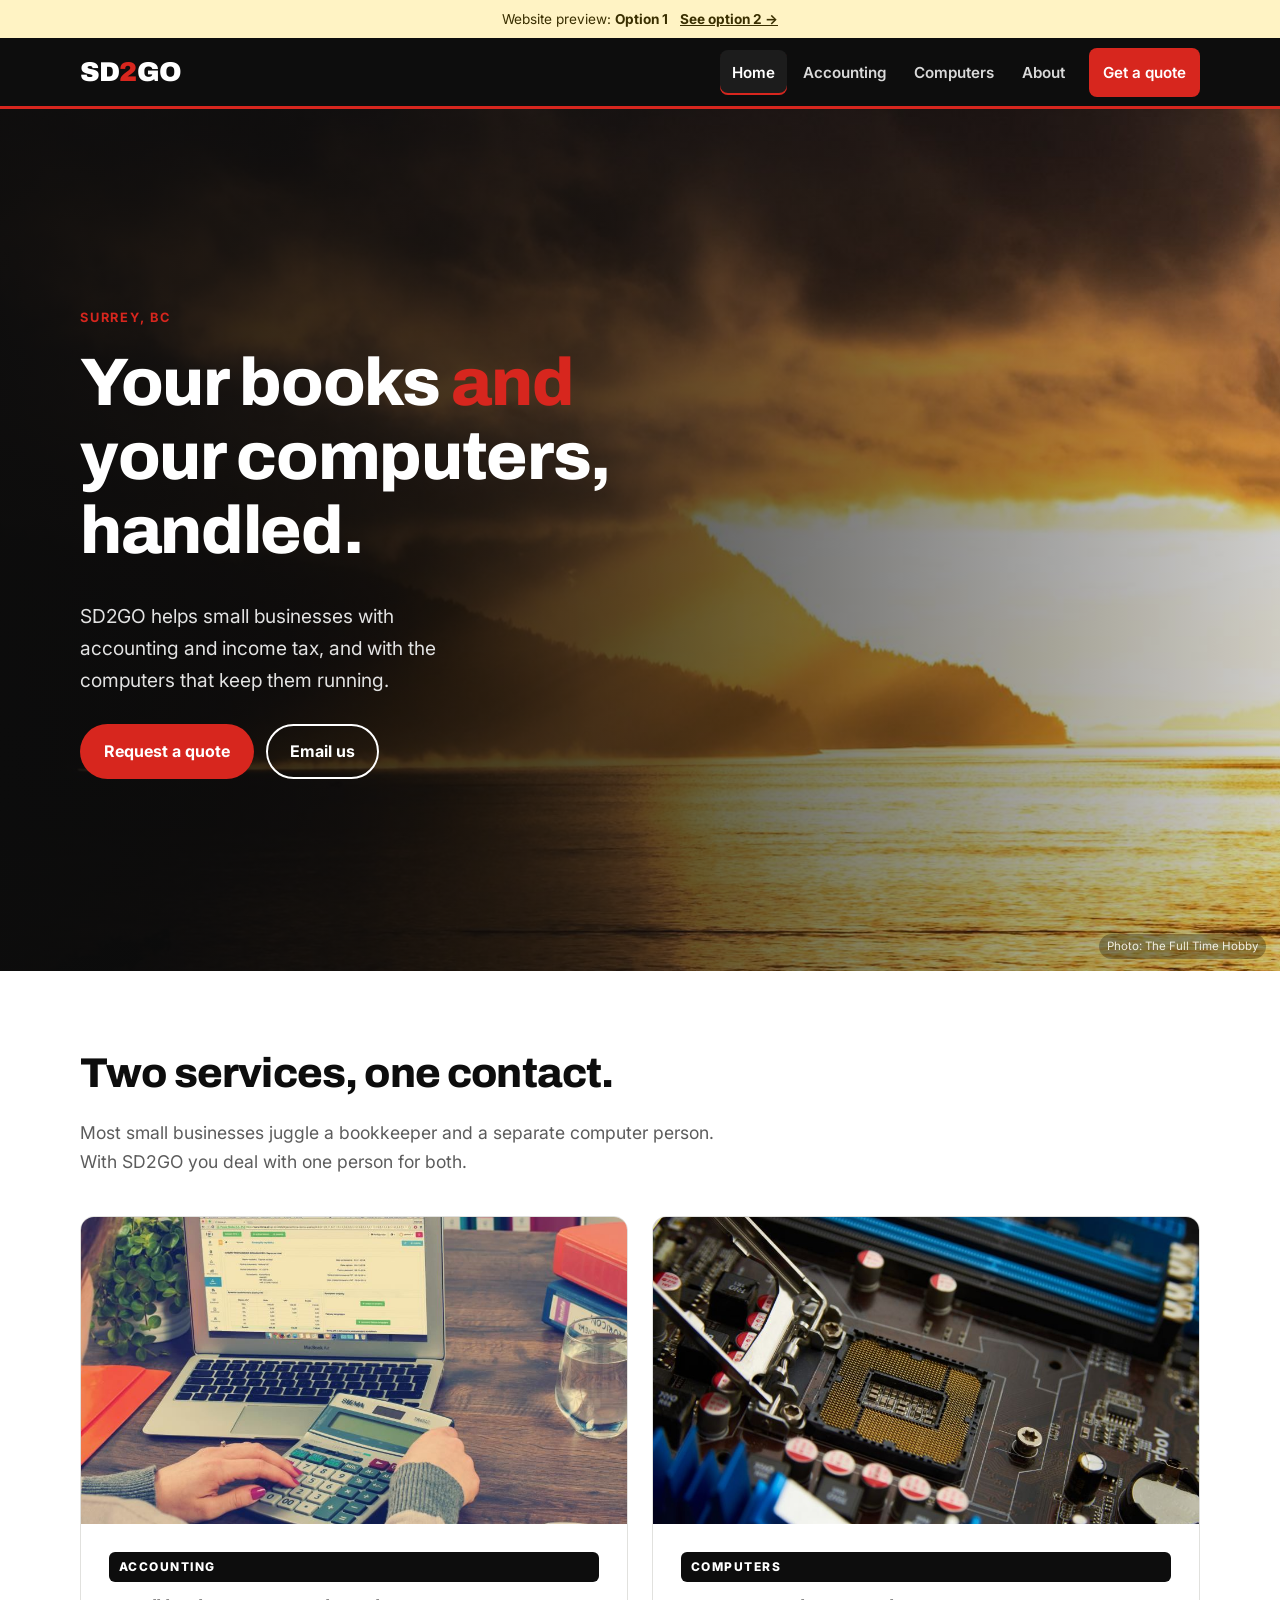
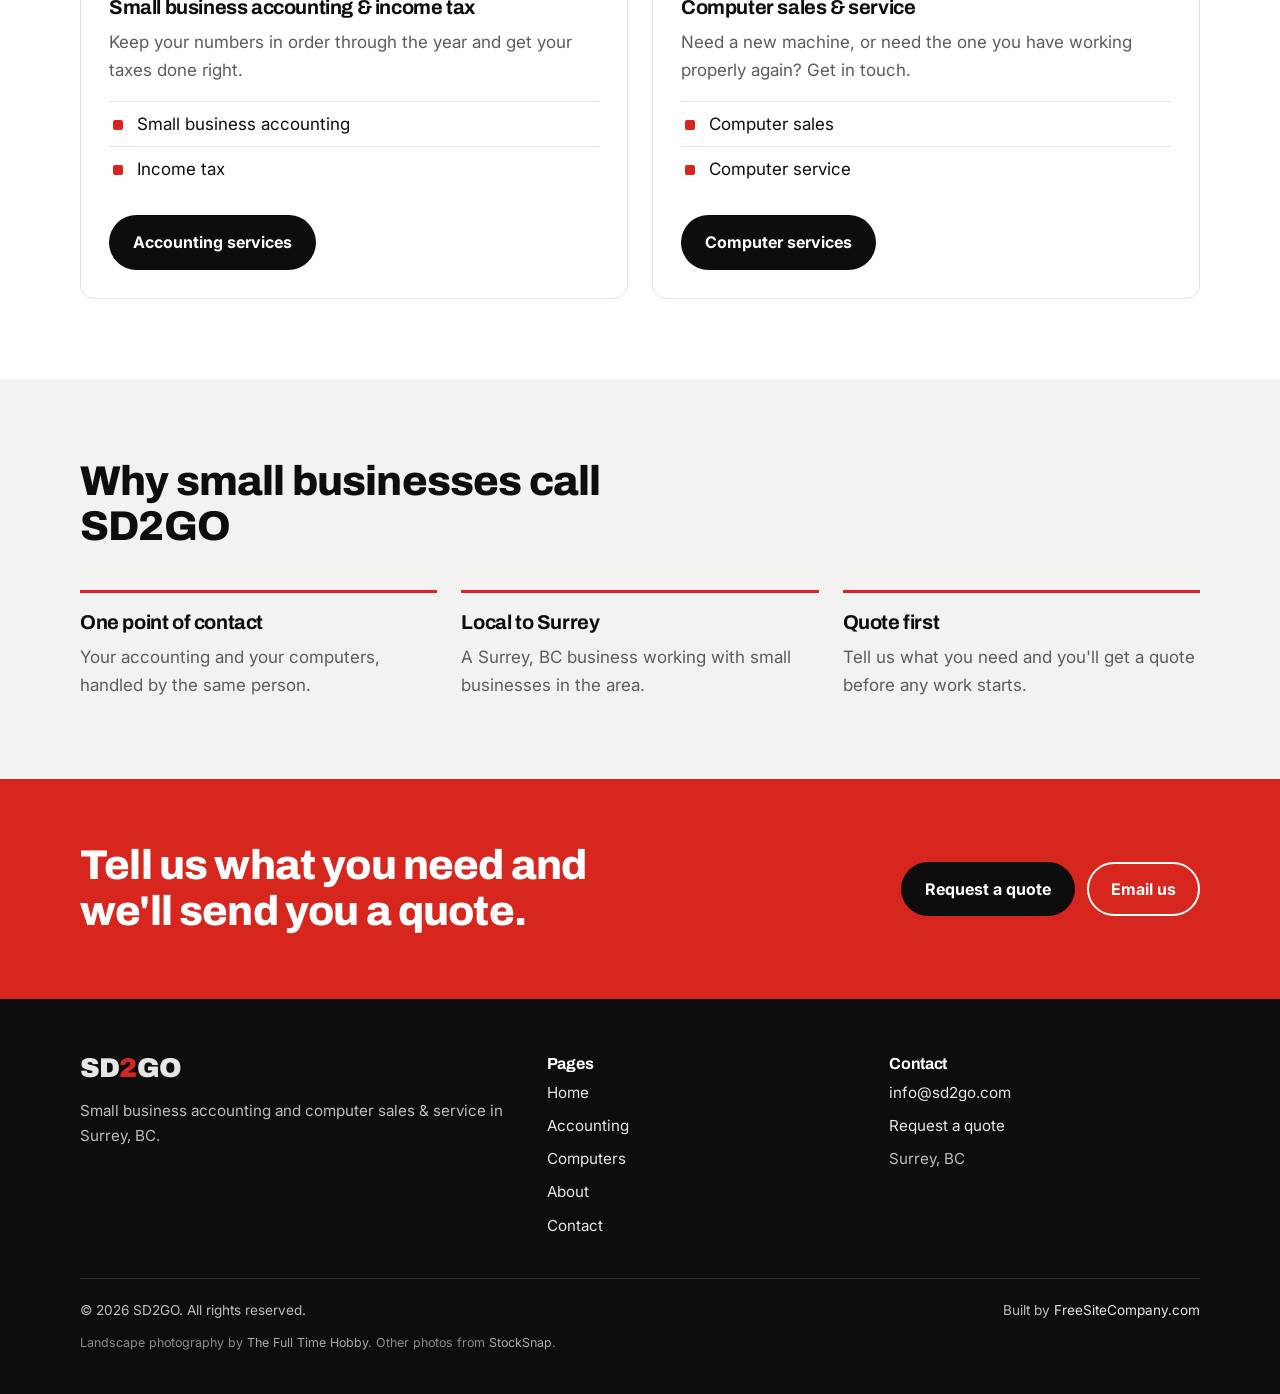
<file: index.html>
<!doctype html>
<html lang="en">
<head>
<meta charset="utf-8">
<meta name="viewport" content="width=device-width, initial-scale=1">
<title>SD2GO | Small Business Accounting & Computer Service in Surrey, BC</title>
<meta name="description" content="SD2GO helps Surrey small businesses with accounting, income tax, and computer sales and service. Email or request a quote.">
<meta name="robots" content="noindex, nofollow">
<meta property="og:title" content="SD2GO | Small Business Accounting & Computer Service in Surrey, BC">
<meta property="og:description" content="SD2GO helps Surrey small businesses with accounting, income tax, and computer sales and service. Email or request a quote.">
<meta property="og:image" content="https://forwardrentals.github.io/sd2go/images/hero-sunset.jpg">
<link rel="icon" href="favicon.svg" type="image/svg+xml">
<link rel="preconnect" href="https://fonts.googleapis.com">
<link rel="preconnect" href="https://fonts.gstatic.com" crossorigin>
<link href="https://fonts.googleapis.com/css2?family=Archivo:wght@700;800;900&family=Inter:wght@400;600;700&display=swap" rel="stylesheet">
<link rel="stylesheet" href="styles.css">
<script type="application/ld+json">
{"@context":"https://schema.org","@type":"LocalBusiness","name":"SD2GO","description":"Small business accounting and income tax, plus computer sales and service, in Surrey, BC.","email":"info@sd2go.com","url":"https://forwardrentals.github.io/sd2go/","founder":{"@type":"Person","name":"David Officer"},"address":{"@type":"PostalAddress","addressLocality":"Surrey","addressRegion":"BC","addressCountry":"CA"},"areaServed":"Surrey, BC"}
</script>
</head>
<body>
<div class="preview-bar">Website preview: <strong>Option 1</strong> <a href="option-2/">See option 2 &rarr;</a></div>
<a class="skip" href="#main">Skip to content</a>
<header class="site-head">
  <div class="wrap head-row">
    <a class="logo" href="index.html" aria-label="SD2GO home">SD<span>2</span>GO</a>
    <button class="menu-btn" aria-expanded="false" aria-controls="nav">Menu</button>
    <nav class="nav" id="nav" aria-label="Main"><a href="index.html" aria-current=page>Home</a><a href="accounting.html">Accounting</a><a href="computers.html">Computers</a><a href="about.html">About</a><a class="btn btn-red" href="contact.html">Get a quote</a></nav>
  </div>
</header>
<main id="main">
<section class="hero"><div class="wrap hero-grid">
  <div>
    <span class="eyebrow">Surrey, BC</span>
    <h1>Your books <span>and</span> your computers, handled.</h1>
    <p class="lead">SD2GO helps small businesses with accounting and income tax, and with the computers that keep them running.</p>
    <div class="hero-actions">
      <a class="btn btn-red" href="contact.html">Request a quote</a>
      <a class="btn btn-ghost" href="mailto:info@sd2go.com">Email us</a>
    </div>
  </div>
  <div class="hero-photo"><img src="images/hero-sunset.jpg" width="1400" height="863" alt="Golden sunset over Howe Sound, BC" fetchpriority="high"></div>
  <a class="photo-credit" href="https://thefulltimehobby.com/stock/golden-sunset-over-the-coast.html">Photo: The Full Time Hobby</a>
</div></section>

<section><div class="wrap">
  <div class="section-head">
    <h2>Two services, one contact.</h2>
    <p>Most small businesses juggle a bookkeeper and a separate computer person. With SD2GO you deal with one person for both.</p>
  </div>
  <div class="split">
    <article class="card">
      <img src="images/accounting.jpg" width="960" height="638" alt="Working through numbers on a calculator beside a laptop spreadsheet" loading="lazy">
      <div class="card-body">
        <span class="tag">Accounting</span>
        <h3>Small business accounting &amp; income tax</h3>
        <p>Keep your numbers in order through the year and get your taxes done right.</p>
        <ul><li>Small business accounting</li><li>Income tax</li></ul>
        <a class="btn btn-dark" href="accounting.html">Accounting services</a>
      </div>
    </article>
    <article class="card">
      <img src="images/computers.jpg" width="960" height="641" alt="Close-up of a computer motherboard with processor socket and memory slots" loading="lazy">
      <div class="card-body">
        <span class="tag">Computers</span>
        <h3>Computer sales &amp; service</h3>
        <p>Need a new machine, or need the one you have working properly again? Get in touch.</p>
        <ul><li>Computer sales</li><li>Computer service</li></ul>
        <a class="btn btn-dark" href="computers.html">Computer services</a>
      </div>
    </article>
  </div>
</div></section>

<section class="alt"><div class="wrap">
  <div class="section-head"><h2>Why small businesses call SD2GO</h2></div>
  <div class="why">
    <div><h3>One point of contact</h3><p>Your accounting and your computers, handled by the same person.</p></div>
    <div><h3>Local to Surrey</h3><p>A Surrey, BC business working with small businesses in the area.</p></div>
    <div><h3>Quote first</h3><p>Tell us what you need and you'll get a quote before any work starts.</p></div>
  </div>
</div></section>
<section class="cta"><div class="wrap">
  <h2>Tell us what you need and we'll send you a quote.</h2>
  <div class="hero-actions" style="margin:0"><a class="btn btn-dark" href="contact.html">Request a quote</a><a class="btn btn-ghost" href="mailto:info@sd2go.com">Email us</a></div>
</div></section>
</main>
<footer class="site-foot">
  <div class="wrap">
    <div class="foot-grid">
      <div>
        <a class="logo" href="index.html">SD<span>2</span>GO</a>
        <p style="margin-top:14px">Small business accounting and computer sales &amp; service in Surrey, BC.</p>
      </div>
      <div><h3>Pages</h3><ul><li><a href="index.html">Home</a></li><li><a href="accounting.html">Accounting</a></li><li><a href="computers.html">Computers</a></li><li><a href="about.html">About</a></li><li><a href="contact.html">Contact</a></li></ul></div>
      <div><h3>Contact</h3><ul><li><a href="mailto:info@sd2go.com">info@sd2go.com</a></li><li><a href="contact.html">Request a quote</a></li><li>Surrey, BC</li></ul></div>
    </div>
    <div class="foot-base">
      <span>&copy; <span id="yr">2026</span> SD2GO. All rights reserved.</span>
      <span>Built by <a href="https://freesitecompany.com">FreeSiteCompany.com</a></span>
    </div>
    <p class="credits">Landscape photography by <a href="https://thefulltimehobby.com/stock">The Full Time Hobby</a>. Other photos from <a href="https://stocksnap.io">StockSnap</a>.</p>
  </div>
</footer>
<script src="site.js"></script>
</body>
</html>
</file>
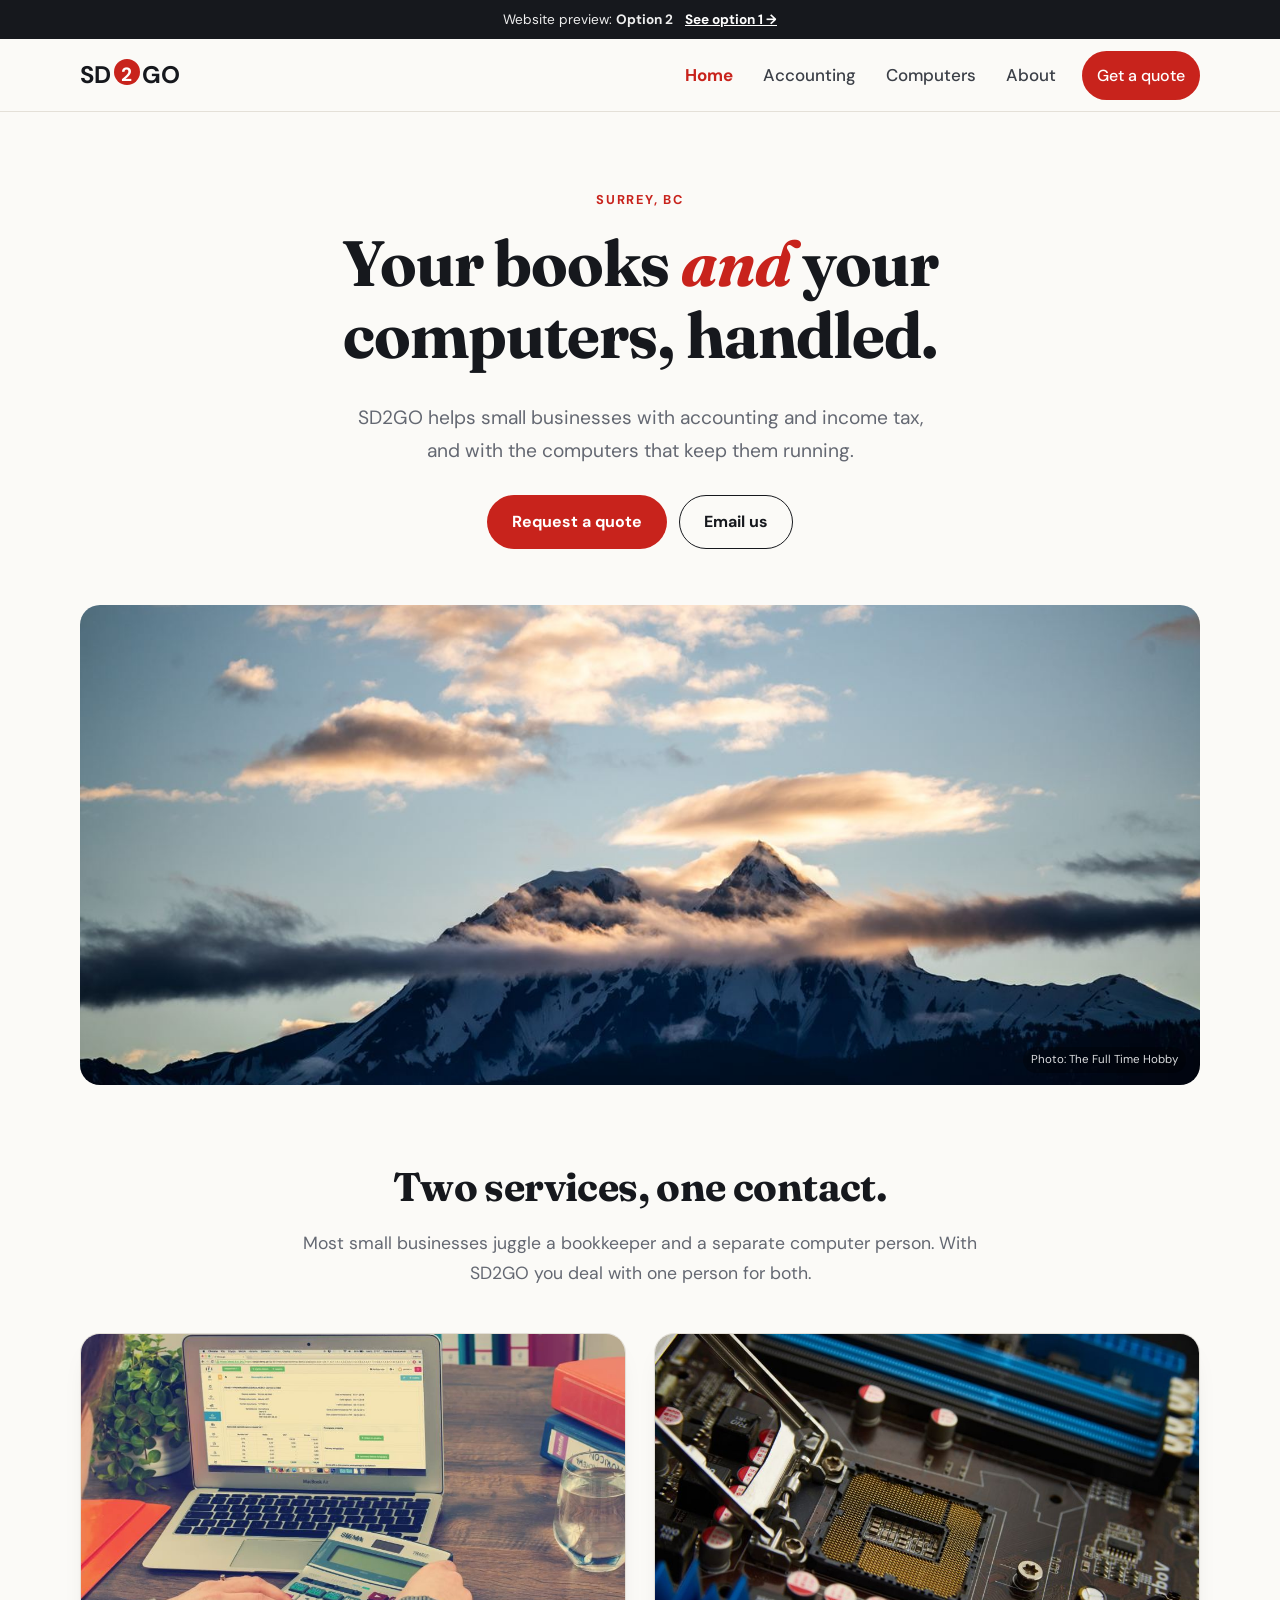
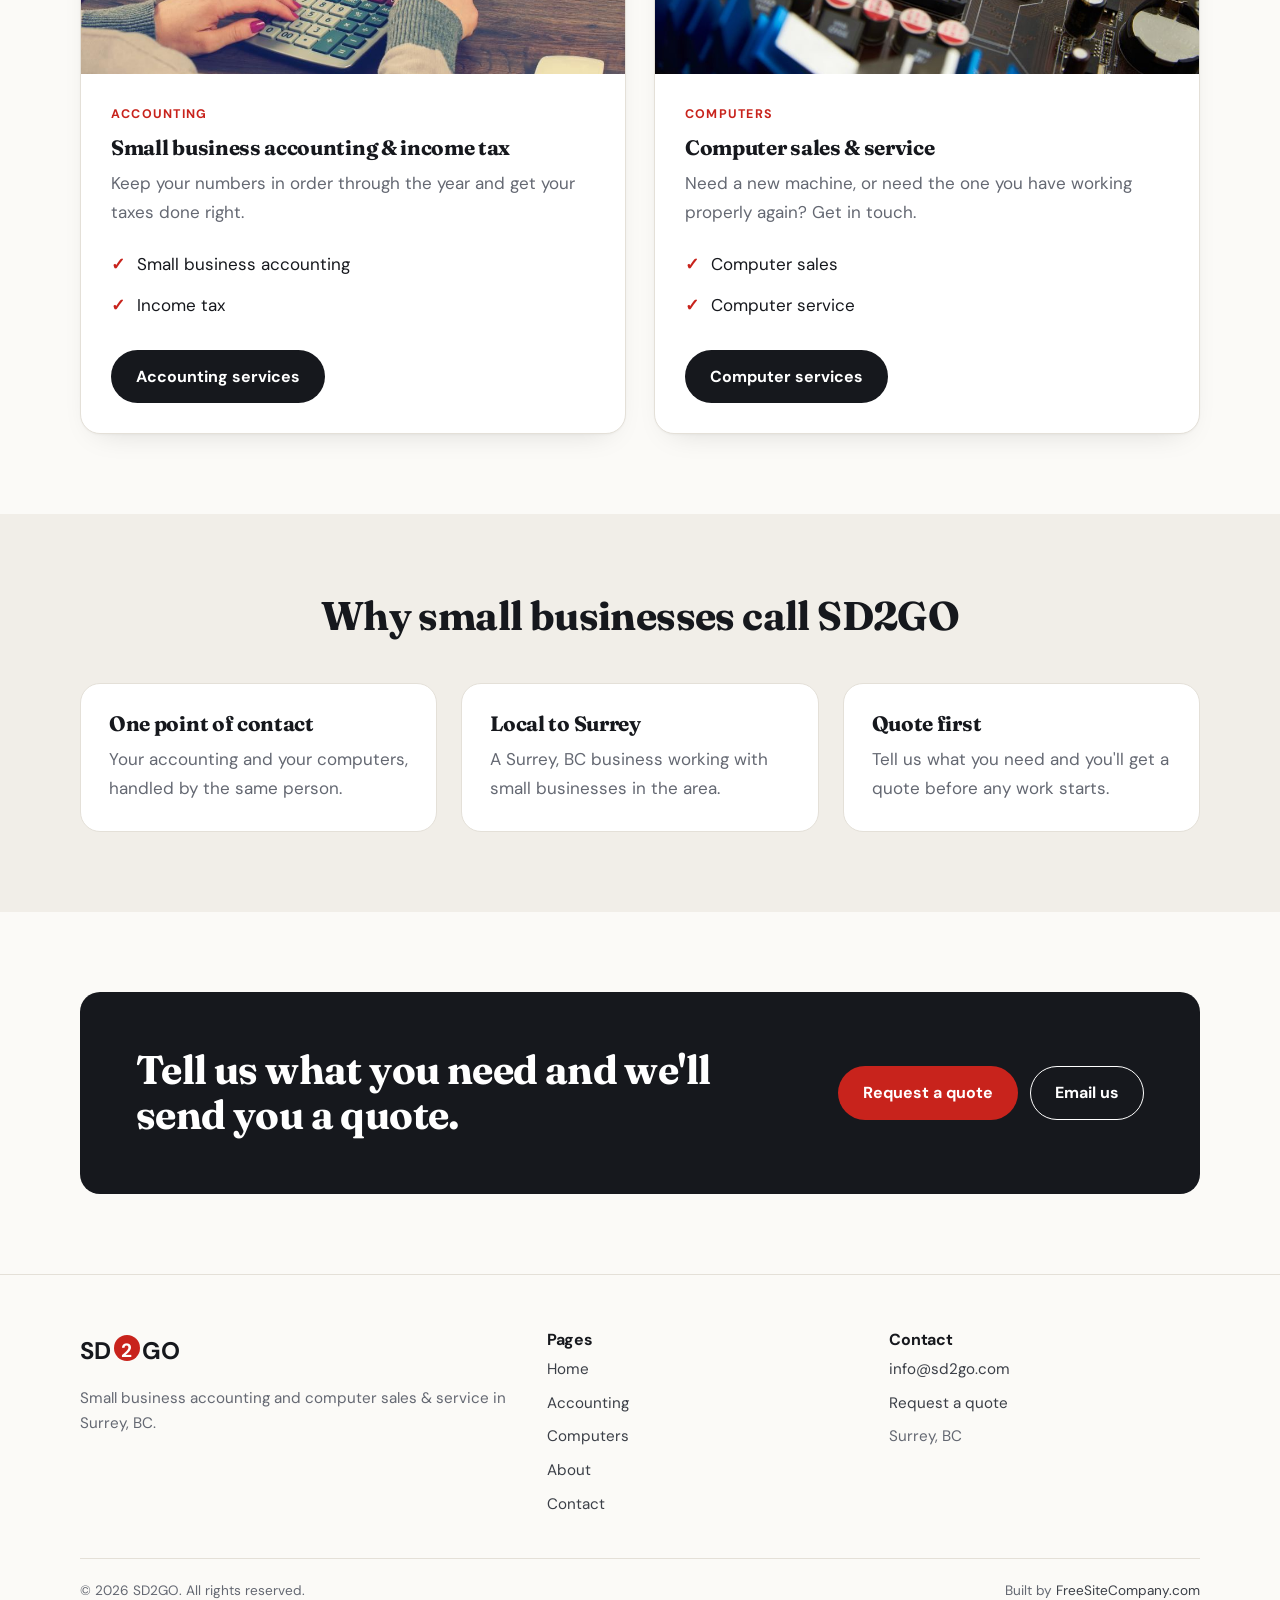
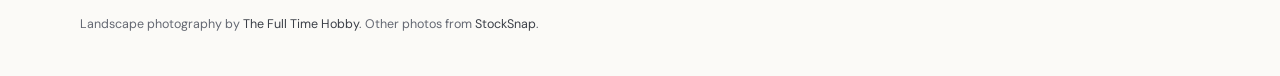
<file: option-2/index.html>
<!doctype html>
<html lang="en">
<head>
<meta charset="utf-8">
<meta name="viewport" content="width=device-width, initial-scale=1">
<title>SD2GO | Small Business Accounting & Computer Service in Surrey, BC</title>
<meta name="description" content="SD2GO helps Surrey small businesses with accounting, income tax, and computer sales and service. Email or request a quote.">
<meta name="robots" content="noindex, nofollow">
<meta property="og:title" content="SD2GO | Small Business Accounting & Computer Service in Surrey, BC">
<meta property="og:description" content="SD2GO helps Surrey small businesses with accounting, income tax, and computer sales and service. Email or request a quote.">
<meta property="og:image" content="https://forwardrentals.github.io/sd2go/images/hero-sunset.jpg">
<link rel="icon" href="../favicon.svg" type="image/svg+xml">
<link rel="preconnect" href="https://fonts.googleapis.com">
<link rel="preconnect" href="https://fonts.gstatic.com" crossorigin>
<link href="https://fonts.googleapis.com/css2?family=Fraunces:opsz,wght@9..144,600;9..144,700&family=DM+Sans:wght@400;500;700&display=swap" rel="stylesheet">
<link rel="stylesheet" href="../styles-2.css">
<script type="application/ld+json">
{"@context":"https://schema.org","@type":"LocalBusiness","name":"SD2GO","description":"Small business accounting and income tax, plus computer sales and service, in Surrey, BC.","email":"info@sd2go.com","url":"https://forwardrentals.github.io/sd2go/","founder":{"@type":"Person","name":"David Officer"},"address":{"@type":"PostalAddress","addressLocality":"Surrey","addressRegion":"BC","addressCountry":"CA"},"areaServed":"Surrey, BC"}
</script>
</head>
<body>
<div class="preview-bar">Website preview: <strong>Option 2</strong> <a href="../">See option 1 &rarr;</a></div>
<a class="skip" href="#main">Skip to content</a>
<header class="site-head">
  <div class="wrap head-row">
    <a class="logo" href="index.html" aria-label="SD2GO home">SD<span>2</span>GO</a>
    <button class="menu-btn" aria-expanded="false" aria-controls="nav">Menu</button>
    <nav class="nav" id="nav" aria-label="Main"><a href="index.html" aria-current=page>Home</a><a href="accounting.html">Accounting</a><a href="computers.html">Computers</a><a href="about.html">About</a><a class="btn btn-red" href="contact.html">Get a quote</a></nav>
  </div>
</header>
<main id="main">
<section class="hero"><div class="wrap hero-grid">
  <div>
    <span class="eyebrow">Surrey, BC</span>
    <h1>Your books <span>and</span> your computers, handled.</h1>
    <p class="lead">SD2GO helps small businesses with accounting and income tax, and with the computers that keep them running.</p>
    <div class="hero-actions">
      <a class="btn btn-red" href="contact.html">Request a quote</a>
      <a class="btn btn-ghost" href="mailto:info@sd2go.com">Email us</a>
    </div>
  </div>
  <div class="hero-photo"><img src="../images/hero-peak.jpg" width="1400" height="863" alt="Snowy BC mountain peak rising above the clouds" fetchpriority="high"></div>
  <a class="photo-credit" href="https://thefulltimehobby.com/stock/peak-above-the-clouds.html">Photo: The Full Time Hobby</a>
</div></section>

<section><div class="wrap">
  <div class="section-head">
    <h2>Two services, one contact.</h2>
    <p>Most small businesses juggle a bookkeeper and a separate computer person. With SD2GO you deal with one person for both.</p>
  </div>
  <div class="split">
    <article class="card">
      <img src="../images/accounting.jpg" width="960" height="638" alt="Working through numbers on a calculator beside a laptop spreadsheet" loading="lazy">
      <div class="card-body">
        <span class="tag">Accounting</span>
        <h3>Small business accounting &amp; income tax</h3>
        <p>Keep your numbers in order through the year and get your taxes done right.</p>
        <ul><li>Small business accounting</li><li>Income tax</li></ul>
        <a class="btn btn-dark" href="accounting.html">Accounting services</a>
      </div>
    </article>
    <article class="card">
      <img src="../images/computers.jpg" width="960" height="641" alt="Close-up of a computer motherboard with processor socket and memory slots" loading="lazy">
      <div class="card-body">
        <span class="tag">Computers</span>
        <h3>Computer sales &amp; service</h3>
        <p>Need a new machine, or need the one you have working properly again? Get in touch.</p>
        <ul><li>Computer sales</li><li>Computer service</li></ul>
        <a class="btn btn-dark" href="computers.html">Computer services</a>
      </div>
    </article>
  </div>
</div></section>

<section class="alt"><div class="wrap">
  <div class="section-head"><h2>Why small businesses call SD2GO</h2></div>
  <div class="why">
    <div><h3>One point of contact</h3><p>Your accounting and your computers, handled by the same person.</p></div>
    <div><h3>Local to Surrey</h3><p>A Surrey, BC business working with small businesses in the area.</p></div>
    <div><h3>Quote first</h3><p>Tell us what you need and you'll get a quote before any work starts.</p></div>
  </div>
</div></section>
<section class="cta"><div class="wrap">
  <h2>Tell us what you need and we'll send you a quote.</h2>
  <div class="hero-actions" style="margin:0"><a class="btn btn-dark" href="contact.html">Request a quote</a><a class="btn btn-ghost" href="mailto:info@sd2go.com">Email us</a></div>
</div></section>
</main>
<footer class="site-foot">
  <div class="wrap">
    <div class="foot-grid">
      <div>
        <a class="logo" href="index.html">SD<span>2</span>GO</a>
        <p style="margin-top:14px">Small business accounting and computer sales &amp; service in Surrey, BC.</p>
      </div>
      <div><h3>Pages</h3><ul><li><a href="index.html">Home</a></li><li><a href="accounting.html">Accounting</a></li><li><a href="computers.html">Computers</a></li><li><a href="about.html">About</a></li><li><a href="contact.html">Contact</a></li></ul></div>
      <div><h3>Contact</h3><ul><li><a href="mailto:info@sd2go.com">info@sd2go.com</a></li><li><a href="contact.html">Request a quote</a></li><li>Surrey, BC</li></ul></div>
    </div>
    <div class="foot-base">
      <span>&copy; <span id="yr">2026</span> SD2GO. All rights reserved.</span>
      <span>Built by <a href="https://freesitecompany.com">FreeSiteCompany.com</a></span>
    </div>
    <p class="credits">Landscape photography by <a href="https://thefulltimehobby.com/stock">The Full Time Hobby</a>. Other photos from <a href="https://stocksnap.io">StockSnap</a>.</p>
  </div>
</footer>
<script src="../site.js"></script>
</body>
</html>
</file>
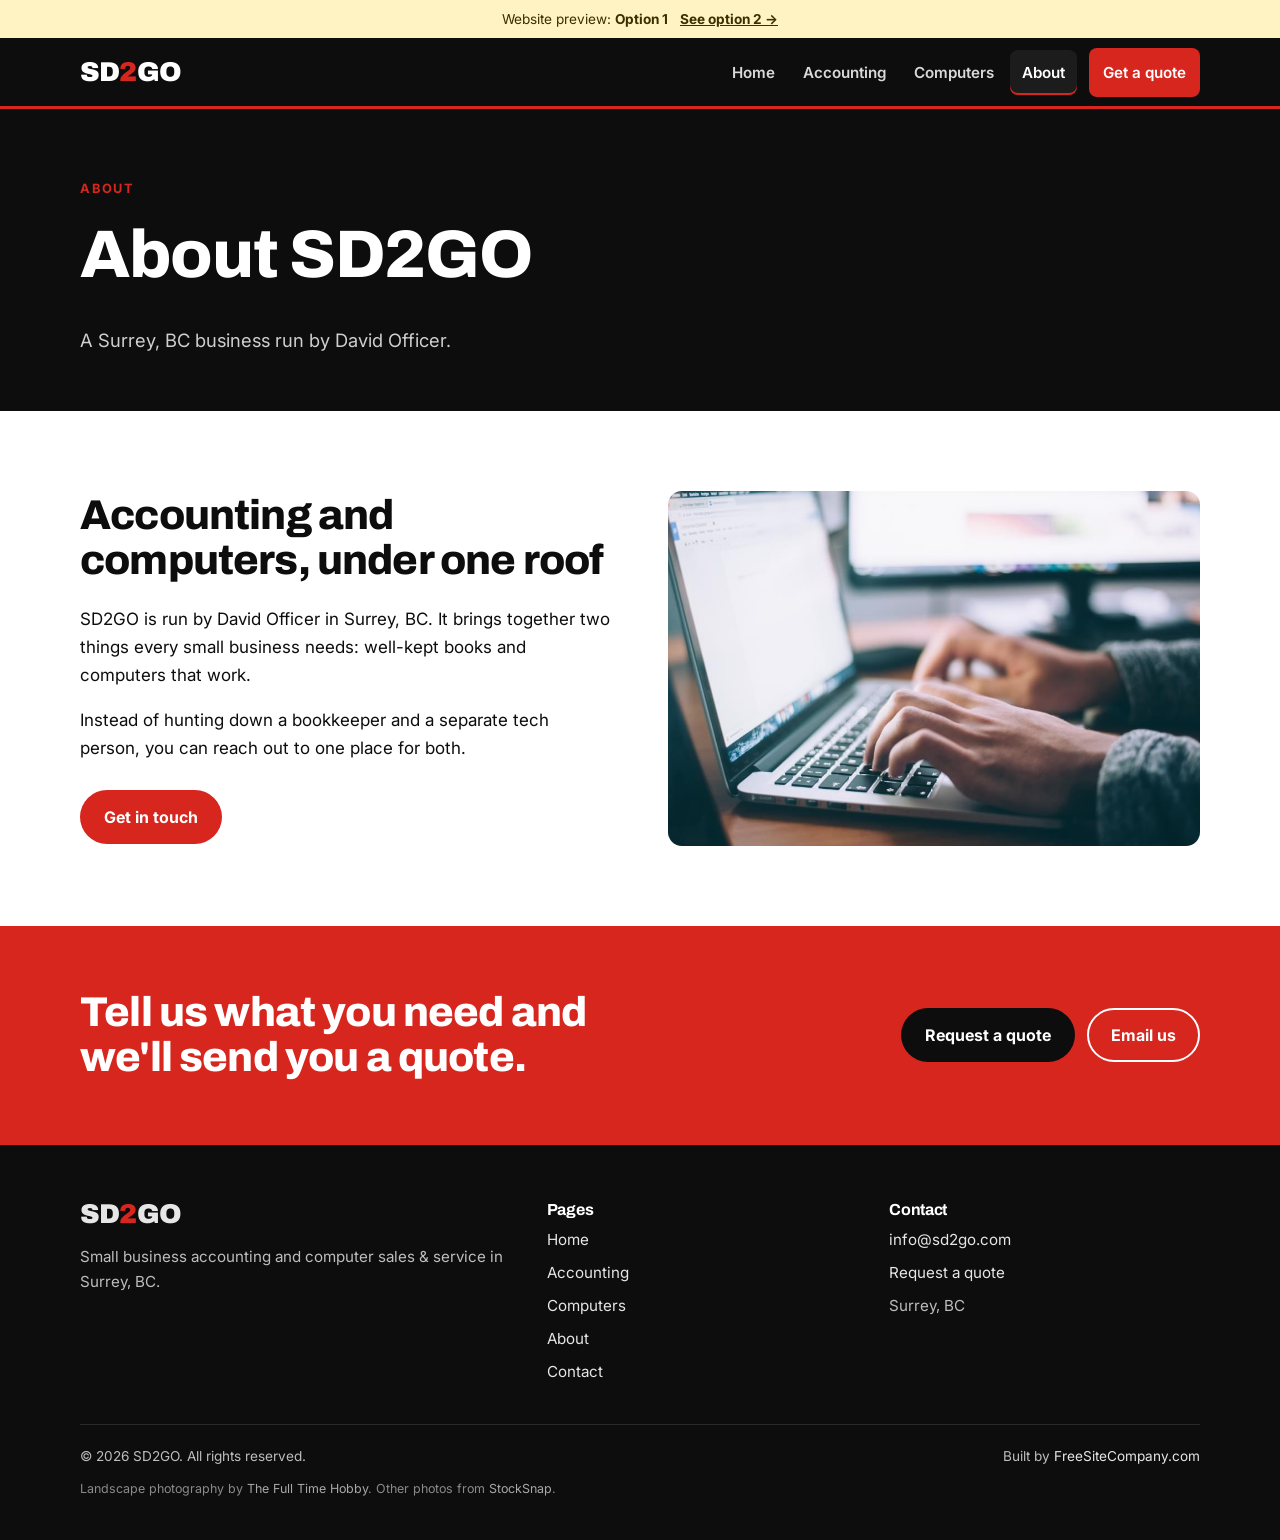
<file: about.html>
<!doctype html>
<html lang="en">
<head>
<meta charset="utf-8">
<meta name="viewport" content="width=device-width, initial-scale=1">
<title>About SD2GO | Surrey, BC</title>
<meta name="description" content="SD2GO is run by David Officer in Surrey, BC, offering small business accounting and computer sales and service.">
<meta name="robots" content="noindex, nofollow">
<meta property="og:title" content="About SD2GO | Surrey, BC">
<meta property="og:description" content="SD2GO is run by David Officer in Surrey, BC, offering small business accounting and computer sales and service.">
<meta property="og:image" content="https://forwardrentals.github.io/sd2go/images/hero-sunset.jpg">
<link rel="icon" href="favicon.svg" type="image/svg+xml">
<link rel="preconnect" href="https://fonts.googleapis.com">
<link rel="preconnect" href="https://fonts.gstatic.com" crossorigin>
<link href="https://fonts.googleapis.com/css2?family=Archivo:wght@700;800;900&family=Inter:wght@400;600;700&display=swap" rel="stylesheet">
<link rel="stylesheet" href="styles.css">
<script type="application/ld+json">
{"@context":"https://schema.org","@type":"LocalBusiness","name":"SD2GO","description":"Small business accounting and income tax, plus computer sales and service, in Surrey, BC.","email":"info@sd2go.com","url":"https://forwardrentals.github.io/sd2go/","founder":{"@type":"Person","name":"David Officer"},"address":{"@type":"PostalAddress","addressLocality":"Surrey","addressRegion":"BC","addressCountry":"CA"},"areaServed":"Surrey, BC"}
</script>
</head>
<body>
<div class="preview-bar">Website preview: <strong>Option 1</strong> <a href="option-2/about.html">See option 2 &rarr;</a></div>
<a class="skip" href="#main">Skip to content</a>
<header class="site-head">
  <div class="wrap head-row">
    <a class="logo" href="index.html" aria-label="SD2GO home">SD<span>2</span>GO</a>
    <button class="menu-btn" aria-expanded="false" aria-controls="nav">Menu</button>
    <nav class="nav" id="nav" aria-label="Main"><a href="index.html">Home</a><a href="accounting.html">Accounting</a><a href="computers.html">Computers</a><a href="about.html" aria-current=page>About</a><a class="btn btn-red" href="contact.html">Get a quote</a></nav>
  </div>
</header>
<main id="main">
<section class="page-hero"><div class="wrap">
  <span class="eyebrow">About</span>
  <h1>About SD2GO</h1>
  <p>A Surrey, BC business run by David Officer.</p>
</div></section>

<section><div class="wrap feature">
  <div>
    <h2>Accounting and computers, under one roof</h2>
    <p>SD2GO is run by David Officer in Surrey, BC. It brings together two things every small business needs: well-kept books and computers that work.</p>
    <p>Instead of hunting down a bookkeeper and a separate tech person, you can reach out to one place for both.</p>
    <div class="hero-actions"><a class="btn btn-red" href="contact.html">Get in touch</a></div>
  </div>
  <img src="images/typing.jpg" width="960" height="639" alt="Hands typing on a laptop at a desk">
</div></section>
<section class="cta"><div class="wrap">
  <h2>Tell us what you need and we'll send you a quote.</h2>
  <div class="hero-actions" style="margin:0"><a class="btn btn-dark" href="contact.html">Request a quote</a><a class="btn btn-ghost" href="mailto:info@sd2go.com">Email us</a></div>
</div></section>
</main>
<footer class="site-foot">
  <div class="wrap">
    <div class="foot-grid">
      <div>
        <a class="logo" href="index.html">SD<span>2</span>GO</a>
        <p style="margin-top:14px">Small business accounting and computer sales &amp; service in Surrey, BC.</p>
      </div>
      <div><h3>Pages</h3><ul><li><a href="index.html">Home</a></li><li><a href="accounting.html">Accounting</a></li><li><a href="computers.html">Computers</a></li><li><a href="about.html">About</a></li><li><a href="contact.html">Contact</a></li></ul></div>
      <div><h3>Contact</h3><ul><li><a href="mailto:info@sd2go.com">info@sd2go.com</a></li><li><a href="contact.html">Request a quote</a></li><li>Surrey, BC</li></ul></div>
    </div>
    <div class="foot-base">
      <span>&copy; <span id="yr">2026</span> SD2GO. All rights reserved.</span>
      <span>Built by <a href="https://freesitecompany.com">FreeSiteCompany.com</a></span>
    </div>
    <p class="credits">Landscape photography by <a href="https://thefulltimehobby.com/stock">The Full Time Hobby</a>. Other photos from <a href="https://stocksnap.io">StockSnap</a>.</p>
  </div>
</footer>
<script src="site.js"></script>
</body>
</html>
</file>
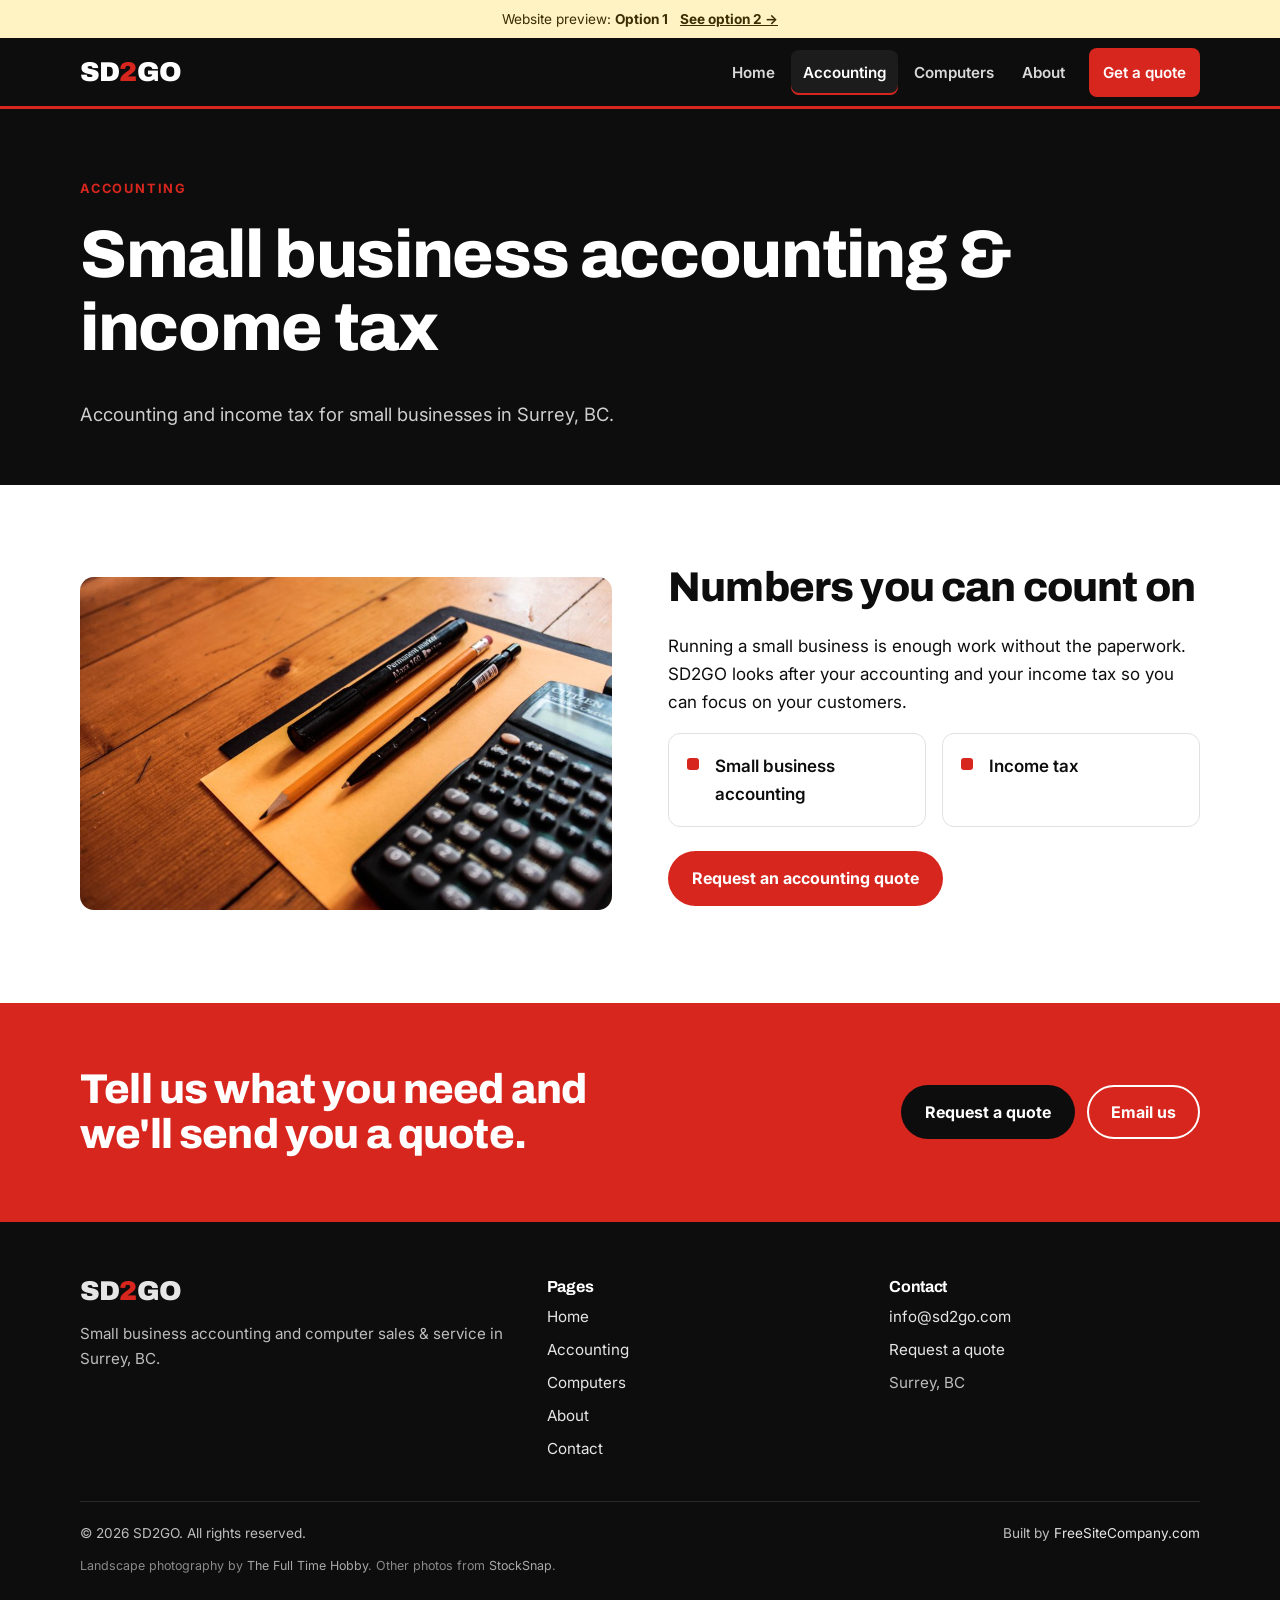
<file: accounting.html>
<!doctype html>
<html lang="en">
<head>
<meta charset="utf-8">
<meta name="viewport" content="width=device-width, initial-scale=1">
<title>Small Business Accounting & Income Tax in Surrey, BC | SD2GO</title>
<meta name="description" content="Small business accounting and income tax from SD2GO in Surrey, BC. Request a quote by email.">
<meta name="robots" content="noindex, nofollow">
<meta property="og:title" content="Small Business Accounting & Income Tax in Surrey, BC | SD2GO">
<meta property="og:description" content="Small business accounting and income tax from SD2GO in Surrey, BC. Request a quote by email.">
<meta property="og:image" content="https://forwardrentals.github.io/sd2go/images/hero-sunset.jpg">
<link rel="icon" href="favicon.svg" type="image/svg+xml">
<link rel="preconnect" href="https://fonts.googleapis.com">
<link rel="preconnect" href="https://fonts.gstatic.com" crossorigin>
<link href="https://fonts.googleapis.com/css2?family=Archivo:wght@700;800;900&family=Inter:wght@400;600;700&display=swap" rel="stylesheet">
<link rel="stylesheet" href="styles.css">
<script type="application/ld+json">
{"@context":"https://schema.org","@type":"LocalBusiness","name":"SD2GO","description":"Small business accounting and income tax, plus computer sales and service, in Surrey, BC.","email":"info@sd2go.com","url":"https://forwardrentals.github.io/sd2go/","founder":{"@type":"Person","name":"David Officer"},"address":{"@type":"PostalAddress","addressLocality":"Surrey","addressRegion":"BC","addressCountry":"CA"},"areaServed":"Surrey, BC"}
</script>
</head>
<body>
<div class="preview-bar">Website preview: <strong>Option 1</strong> <a href="option-2/accounting.html">See option 2 &rarr;</a></div>
<a class="skip" href="#main">Skip to content</a>
<header class="site-head">
  <div class="wrap head-row">
    <a class="logo" href="index.html" aria-label="SD2GO home">SD<span>2</span>GO</a>
    <button class="menu-btn" aria-expanded="false" aria-controls="nav">Menu</button>
    <nav class="nav" id="nav" aria-label="Main"><a href="index.html">Home</a><a href="accounting.html" aria-current=page>Accounting</a><a href="computers.html">Computers</a><a href="about.html">About</a><a class="btn btn-red" href="contact.html">Get a quote</a></nav>
  </div>
</header>
<main id="main">
<section class="page-hero"><div class="wrap">
  <span class="eyebrow">Accounting</span>
  <h1>Small business accounting &amp; income tax</h1>
  <p>Accounting and income tax for small businesses in Surrey, BC.</p>
</div></section>

<section><div class="wrap feature">
  <img src="images/calculator.jpg" width="960" height="601" alt="Calculator, pens and a pencil on a folder">
  <div>
    <h2>Numbers you can count on</h2>
    <p>Running a small business is enough work without the paperwork. SD2GO looks after your accounting and your income tax so you can focus on your customers.</p>
    <ul class="list-grid">
      <li>Small business accounting</li>
      <li>Income tax</li>
    </ul>
    <p style="margin-top:24px"><a class="btn btn-red" href="contact.html?service=Accounting">Request an accounting quote</a></p>
  </div>
</div></section>
<section class="cta"><div class="wrap">
  <h2>Tell us what you need and we'll send you a quote.</h2>
  <div class="hero-actions" style="margin:0"><a class="btn btn-dark" href="contact.html">Request a quote</a><a class="btn btn-ghost" href="mailto:info@sd2go.com">Email us</a></div>
</div></section>
</main>
<footer class="site-foot">
  <div class="wrap">
    <div class="foot-grid">
      <div>
        <a class="logo" href="index.html">SD<span>2</span>GO</a>
        <p style="margin-top:14px">Small business accounting and computer sales &amp; service in Surrey, BC.</p>
      </div>
      <div><h3>Pages</h3><ul><li><a href="index.html">Home</a></li><li><a href="accounting.html">Accounting</a></li><li><a href="computers.html">Computers</a></li><li><a href="about.html">About</a></li><li><a href="contact.html">Contact</a></li></ul></div>
      <div><h3>Contact</h3><ul><li><a href="mailto:info@sd2go.com">info@sd2go.com</a></li><li><a href="contact.html">Request a quote</a></li><li>Surrey, BC</li></ul></div>
    </div>
    <div class="foot-base">
      <span>&copy; <span id="yr">2026</span> SD2GO. All rights reserved.</span>
      <span>Built by <a href="https://freesitecompany.com">FreeSiteCompany.com</a></span>
    </div>
    <p class="credits">Landscape photography by <a href="https://thefulltimehobby.com/stock">The Full Time Hobby</a>. Other photos from <a href="https://stocksnap.io">StockSnap</a>.</p>
  </div>
</footer>
<script src="site.js"></script>
</body>
</html>
</file>
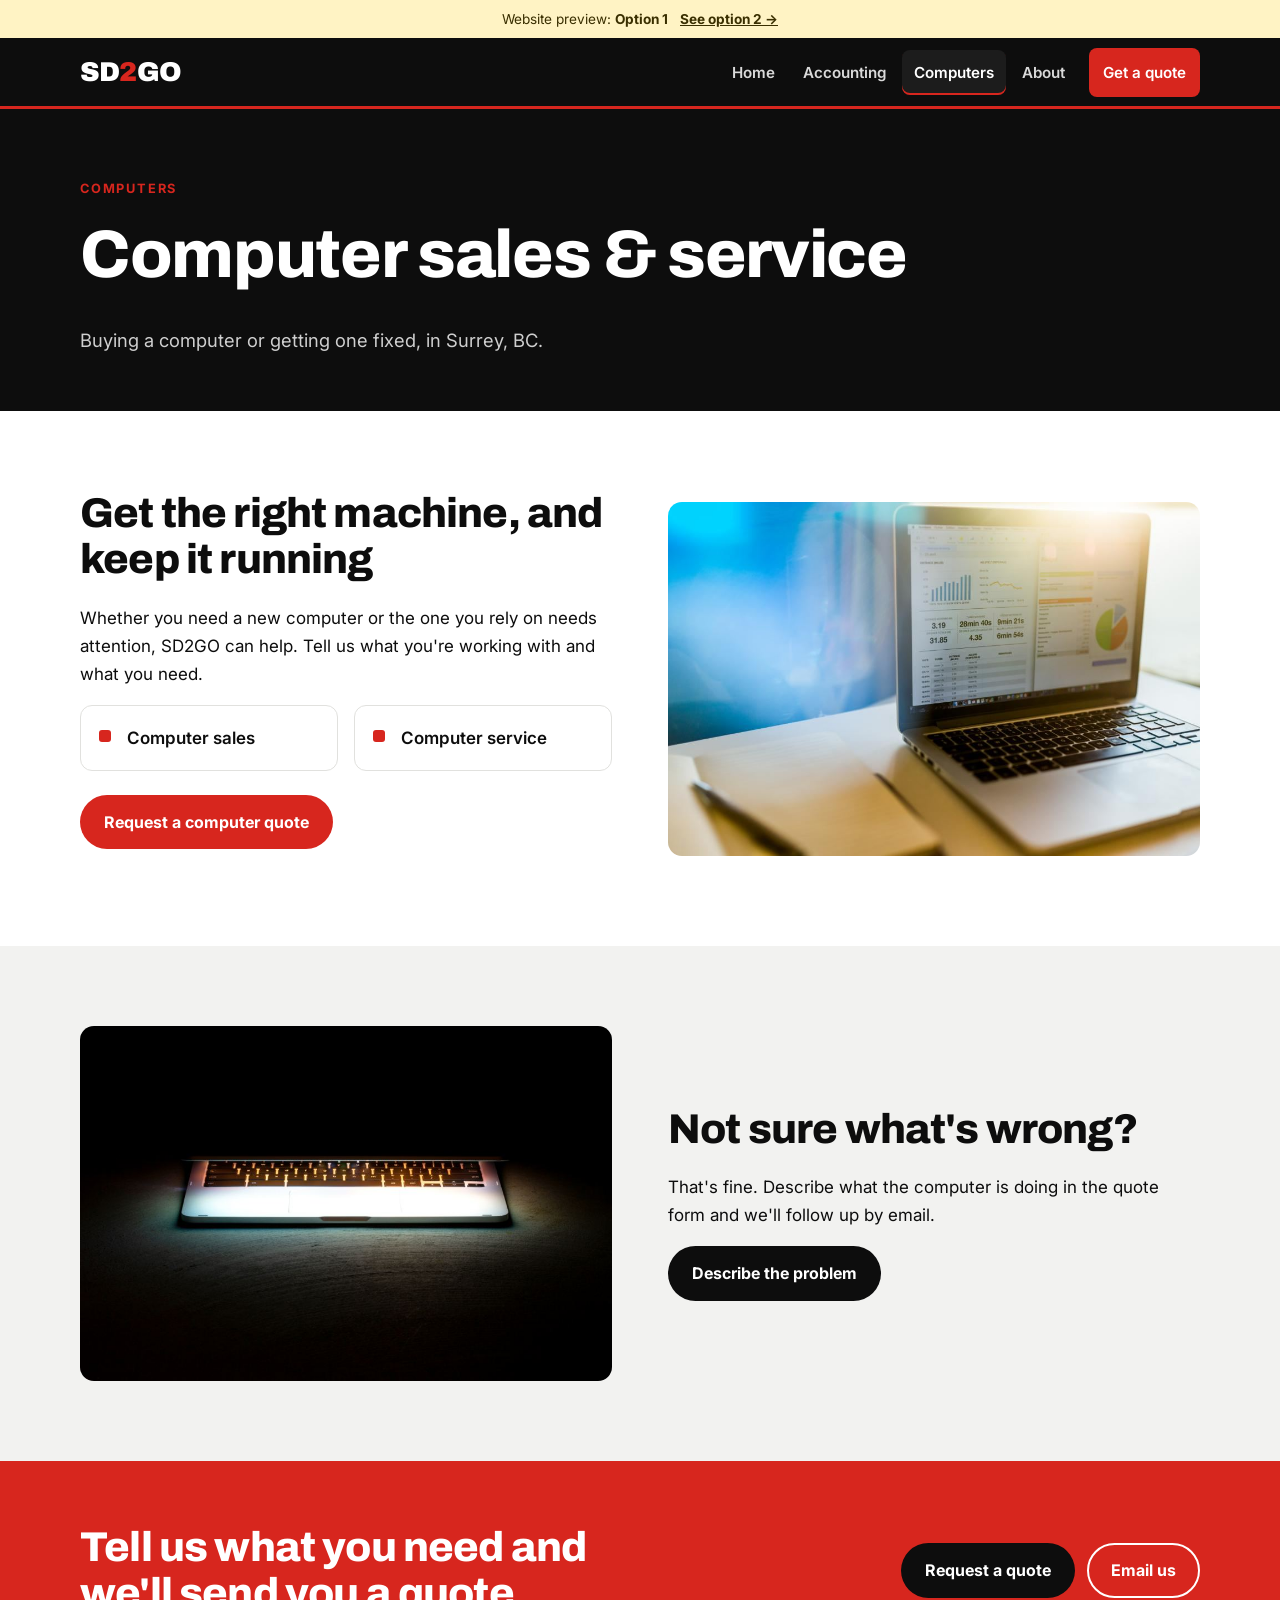
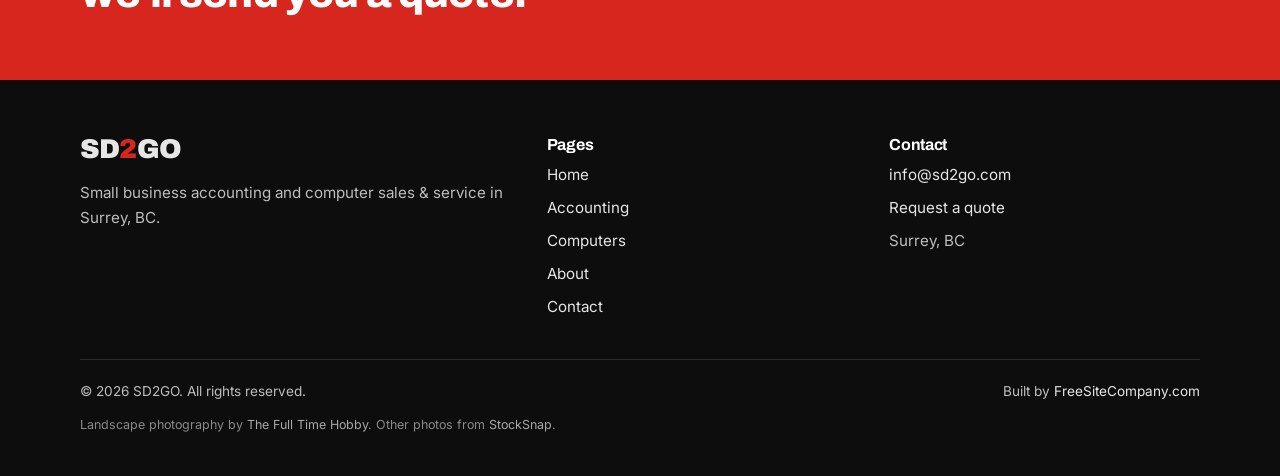
<file: computers.html>
<!doctype html>
<html lang="en">
<head>
<meta charset="utf-8">
<meta name="viewport" content="width=device-width, initial-scale=1">
<title>Computer Sales & Service in Surrey, BC | SD2GO</title>
<meta name="description" content="Computer sales and service from SD2GO in Surrey, BC. Request a quote.">
<meta name="robots" content="noindex, nofollow">
<meta property="og:title" content="Computer Sales & Service in Surrey, BC | SD2GO">
<meta property="og:description" content="Computer sales and service from SD2GO in Surrey, BC. Request a quote.">
<meta property="og:image" content="https://forwardrentals.github.io/sd2go/images/hero-sunset.jpg">
<link rel="icon" href="favicon.svg" type="image/svg+xml">
<link rel="preconnect" href="https://fonts.googleapis.com">
<link rel="preconnect" href="https://fonts.gstatic.com" crossorigin>
<link href="https://fonts.googleapis.com/css2?family=Archivo:wght@700;800;900&family=Inter:wght@400;600;700&display=swap" rel="stylesheet">
<link rel="stylesheet" href="styles.css">
<script type="application/ld+json">
{"@context":"https://schema.org","@type":"LocalBusiness","name":"SD2GO","description":"Small business accounting and income tax, plus computer sales and service, in Surrey, BC.","email":"info@sd2go.com","url":"https://forwardrentals.github.io/sd2go/","founder":{"@type":"Person","name":"David Officer"},"address":{"@type":"PostalAddress","addressLocality":"Surrey","addressRegion":"BC","addressCountry":"CA"},"areaServed":"Surrey, BC"}
</script>
</head>
<body>
<div class="preview-bar">Website preview: <strong>Option 1</strong> <a href="option-2/computers.html">See option 2 &rarr;</a></div>
<a class="skip" href="#main">Skip to content</a>
<header class="site-head">
  <div class="wrap head-row">
    <a class="logo" href="index.html" aria-label="SD2GO home">SD<span>2</span>GO</a>
    <button class="menu-btn" aria-expanded="false" aria-controls="nav">Menu</button>
    <nav class="nav" id="nav" aria-label="Main"><a href="index.html">Home</a><a href="accounting.html">Accounting</a><a href="computers.html" aria-current=page>Computers</a><a href="about.html">About</a><a class="btn btn-red" href="contact.html">Get a quote</a></nav>
  </div>
</header>
<main id="main">
<section class="page-hero"><div class="wrap">
  <span class="eyebrow">Computers</span>
  <h1>Computer sales &amp; service</h1>
  <p>Buying a computer or getting one fixed, in Surrey, BC.</p>
</div></section>

<section><div class="wrap feature">
  <div>
    <h2>Get the right machine, and keep it running</h2>
    <p>Whether you need a new computer or the one you rely on needs attention, SD2GO can help. Tell us what you're working with and what you need.</p>
    <ul class="list-grid">
      <li>Computer sales</li>
      <li>Computer service</li>
    </ul>
    <p style="margin-top:24px"><a class="btn btn-red" href="contact.html?service=Computers">Request a computer quote</a></p>
  </div>
  <img src="images/laptop.jpg" width="960" height="640" alt="Laptop open on a bright desk">
</div></section>

<section class="alt"><div class="wrap">
  <div class="feature">
    <img src="images/laptop-dark.jpg" width="960" height="640" alt="Laptop keyboard glowing in a dark room" loading="lazy">
    <div>
      <h2>Not sure what's wrong?</h2>
      <p>That's fine. Describe what the computer is doing in the quote form and we'll follow up by email.</p>
      <a class="btn btn-dark" href="contact.html?service=Computers">Describe the problem</a>
    </div>
  </div>
</div></section>
<section class="cta"><div class="wrap">
  <h2>Tell us what you need and we'll send you a quote.</h2>
  <div class="hero-actions" style="margin:0"><a class="btn btn-dark" href="contact.html">Request a quote</a><a class="btn btn-ghost" href="mailto:info@sd2go.com">Email us</a></div>
</div></section>
</main>
<footer class="site-foot">
  <div class="wrap">
    <div class="foot-grid">
      <div>
        <a class="logo" href="index.html">SD<span>2</span>GO</a>
        <p style="margin-top:14px">Small business accounting and computer sales &amp; service in Surrey, BC.</p>
      </div>
      <div><h3>Pages</h3><ul><li><a href="index.html">Home</a></li><li><a href="accounting.html">Accounting</a></li><li><a href="computers.html">Computers</a></li><li><a href="about.html">About</a></li><li><a href="contact.html">Contact</a></li></ul></div>
      <div><h3>Contact</h3><ul><li><a href="mailto:info@sd2go.com">info@sd2go.com</a></li><li><a href="contact.html">Request a quote</a></li><li>Surrey, BC</li></ul></div>
    </div>
    <div class="foot-base">
      <span>&copy; <span id="yr">2026</span> SD2GO. All rights reserved.</span>
      <span>Built by <a href="https://freesitecompany.com">FreeSiteCompany.com</a></span>
    </div>
    <p class="credits">Landscape photography by <a href="https://thefulltimehobby.com/stock">The Full Time Hobby</a>. Other photos from <a href="https://stocksnap.io">StockSnap</a>.</p>
  </div>
</footer>
<script src="site.js"></script>
</body>
</html>
</file>
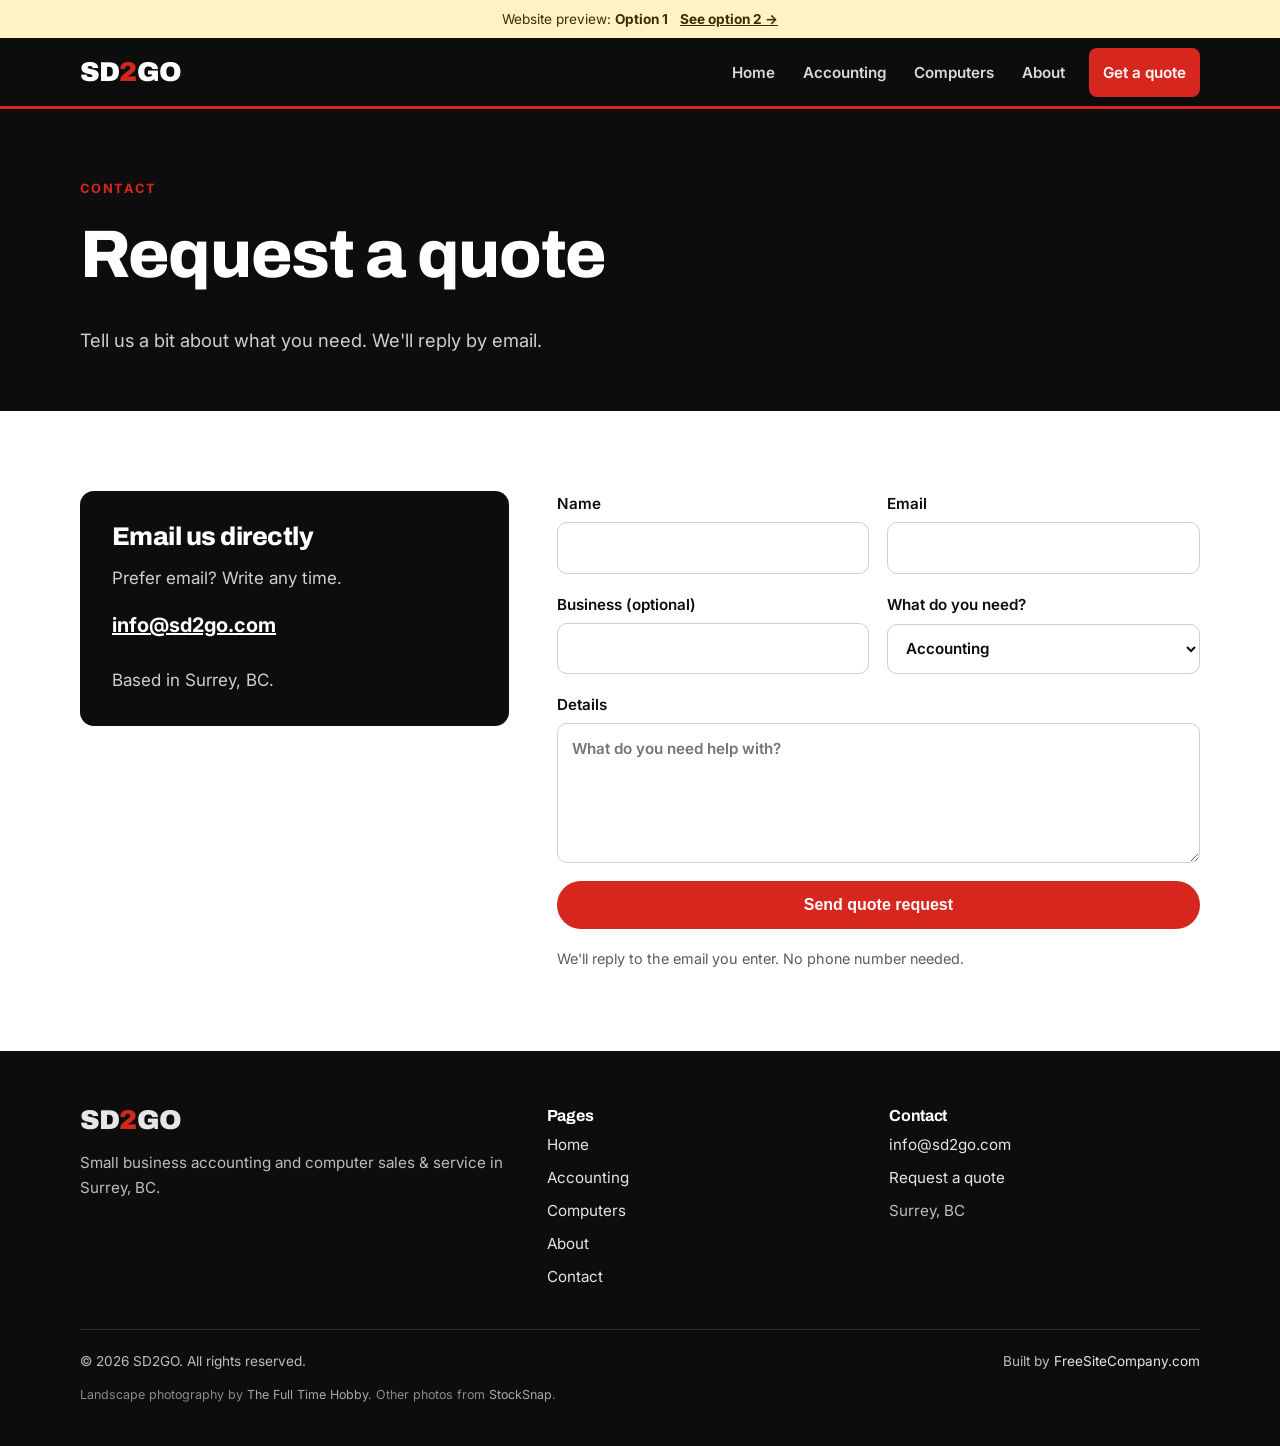
<file: contact.html>
<!doctype html>
<html lang="en">
<head>
<meta charset="utf-8">
<meta name="viewport" content="width=device-width, initial-scale=1">
<title>Contact SD2GO | Request a Quote</title>
<meta name="description" content="Email SD2GO or request a quote for small business accounting or computer sales and service in Surrey, BC.">
<meta name="robots" content="noindex, nofollow">
<meta property="og:title" content="Contact SD2GO | Request a Quote">
<meta property="og:description" content="Email SD2GO or request a quote for small business accounting or computer sales and service in Surrey, BC.">
<meta property="og:image" content="https://forwardrentals.github.io/sd2go/images/hero-sunset.jpg">
<link rel="icon" href="favicon.svg" type="image/svg+xml">
<link rel="preconnect" href="https://fonts.googleapis.com">
<link rel="preconnect" href="https://fonts.gstatic.com" crossorigin>
<link href="https://fonts.googleapis.com/css2?family=Archivo:wght@700;800;900&family=Inter:wght@400;600;700&display=swap" rel="stylesheet">
<link rel="stylesheet" href="styles.css">
<script type="application/ld+json">
{"@context":"https://schema.org","@type":"LocalBusiness","name":"SD2GO","description":"Small business accounting and income tax, plus computer sales and service, in Surrey, BC.","email":"info@sd2go.com","url":"https://forwardrentals.github.io/sd2go/","founder":{"@type":"Person","name":"David Officer"},"address":{"@type":"PostalAddress","addressLocality":"Surrey","addressRegion":"BC","addressCountry":"CA"},"areaServed":"Surrey, BC"}
</script>
</head>
<body>
<div class="preview-bar">Website preview: <strong>Option 1</strong> <a href="option-2/contact.html">See option 2 &rarr;</a></div>
<a class="skip" href="#main">Skip to content</a>
<header class="site-head">
  <div class="wrap head-row">
    <a class="logo" href="index.html" aria-label="SD2GO home">SD<span>2</span>GO</a>
    <button class="menu-btn" aria-expanded="false" aria-controls="nav">Menu</button>
    <nav class="nav" id="nav" aria-label="Main"><a href="index.html">Home</a><a href="accounting.html">Accounting</a><a href="computers.html">Computers</a><a href="about.html">About</a><a class="btn btn-red" href="contact.html">Get a quote</a></nav>
  </div>
</header>
<main id="main">
<section class="page-hero"><div class="wrap">
  <span class="eyebrow">Contact</span>
  <h1>Request a quote</h1>
  <p>Tell us a bit about what you need. We'll reply by email.</p>
</div></section>

<section><div class="wrap contact-grid">
  <aside class="contact-box">
    <h2>Email us directly</h2>
    <p>Prefer email? Write any time.</p>
    <p class="big"><a href="mailto:info@sd2go.com">info@sd2go.com</a></p>
    <p style="margin:24px 0 0">Based in Surrey, BC.</p>
  </aside>
  <form action="https://formsubmit.co/info@sd2go.com" method="POST">
    <input type="hidden" name="_subject" value="New quote request from the SD2GO website">
    <input type="hidden" name="_next" value="https://forwardrentals.github.io/sd2go/thanks.html">
    <input type="hidden" name="_template" value="table">
    <input type="text" name="_honey" class="hp" tabindex="-1" autocomplete="off" aria-hidden="true">
    <div class="row2">
      <label>Name<input name="name" autocomplete="name" required></label>
      <label>Email<input type="email" name="email" autocomplete="email" required></label>
    </div>
    <div class="row2">
      <label>Business (optional)<input name="business" autocomplete="organization"></label>
      <label>What do you need?
        <select name="service" id="service">
          <option>Accounting</option><option>Income tax</option><option>Computers</option><option>Accounting and computers</option><option>Something else</option>
        </select>
      </label>
    </div>
    <label>Details<textarea name="message" required placeholder="What do you need help with?"></textarea></label>
    <button class="btn btn-red" type="submit">Send quote request</button>
    <p class="form-note">We'll reply to the email you enter. No phone number needed.</p>
  </form>
</div></section>
</main>
<footer class="site-foot">
  <div class="wrap">
    <div class="foot-grid">
      <div>
        <a class="logo" href="index.html">SD<span>2</span>GO</a>
        <p style="margin-top:14px">Small business accounting and computer sales &amp; service in Surrey, BC.</p>
      </div>
      <div><h3>Pages</h3><ul><li><a href="index.html">Home</a></li><li><a href="accounting.html">Accounting</a></li><li><a href="computers.html">Computers</a></li><li><a href="about.html">About</a></li><li><a href="contact.html">Contact</a></li></ul></div>
      <div><h3>Contact</h3><ul><li><a href="mailto:info@sd2go.com">info@sd2go.com</a></li><li><a href="contact.html">Request a quote</a></li><li>Surrey, BC</li></ul></div>
    </div>
    <div class="foot-base">
      <span>&copy; <span id="yr">2026</span> SD2GO. All rights reserved.</span>
      <span>Built by <a href="https://freesitecompany.com">FreeSiteCompany.com</a></span>
    </div>
    <p class="credits">Landscape photography by <a href="https://thefulltimehobby.com/stock">The Full Time Hobby</a>. Other photos from <a href="https://stocksnap.io">StockSnap</a>.</p>
  </div>
</footer>
<script src="site.js"></script>
</body>
</html>
</file>
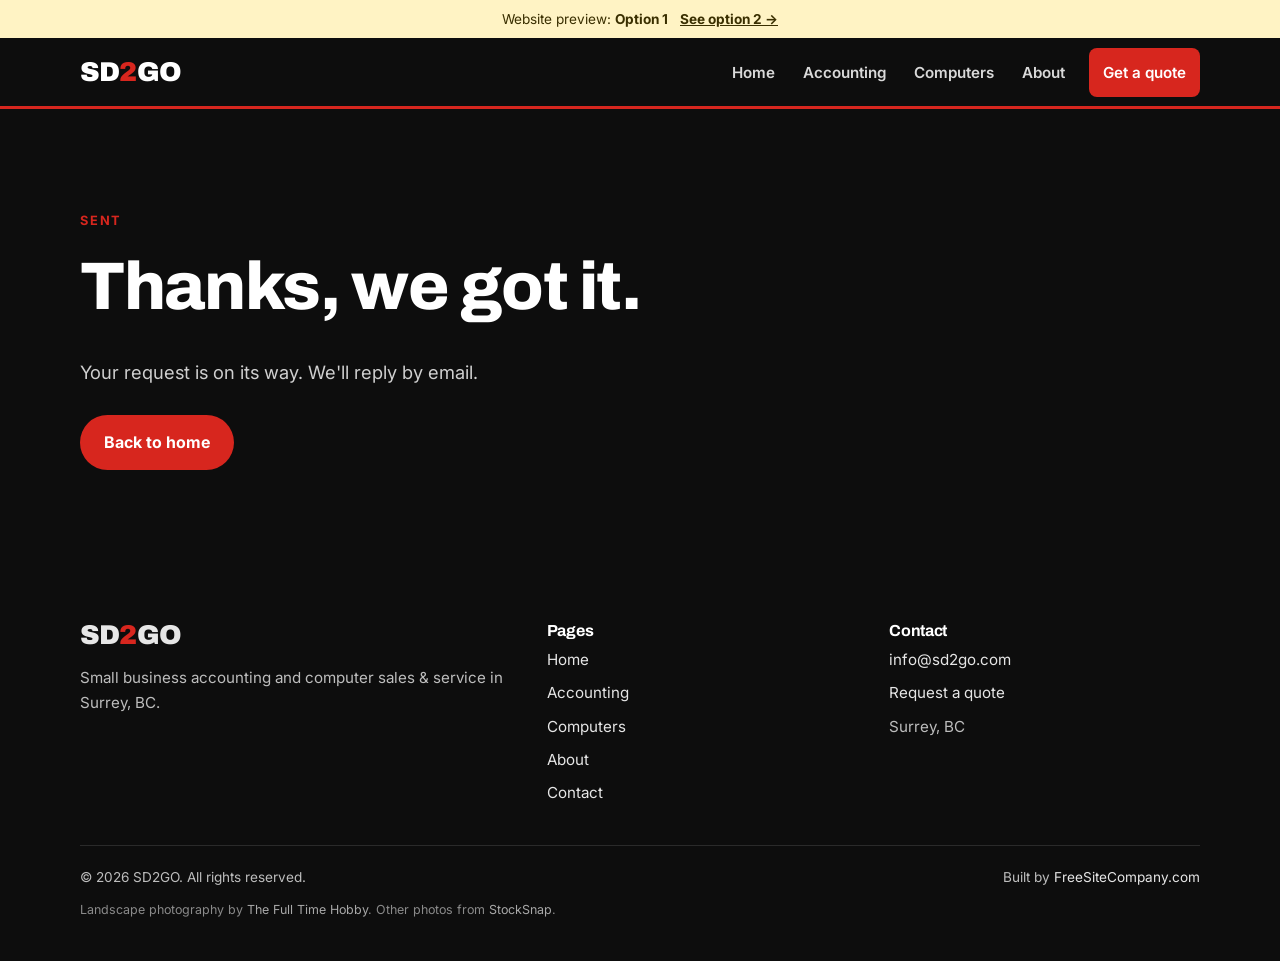
<file: thanks.html>
<!doctype html>
<html lang="en">
<head>
<meta charset="utf-8">
<meta name="viewport" content="width=device-width, initial-scale=1">
<title>Thanks | SD2GO</title>
<meta name="description" content="Your request was sent to SD2GO.">
<meta name="robots" content="noindex, nofollow">
<meta property="og:title" content="Thanks | SD2GO">
<meta property="og:description" content="Your request was sent to SD2GO.">
<meta property="og:image" content="https://forwardrentals.github.io/sd2go/images/hero-sunset.jpg">
<link rel="icon" href="favicon.svg" type="image/svg+xml">
<link rel="preconnect" href="https://fonts.googleapis.com">
<link rel="preconnect" href="https://fonts.gstatic.com" crossorigin>
<link href="https://fonts.googleapis.com/css2?family=Archivo:wght@700;800;900&family=Inter:wght@400;600;700&display=swap" rel="stylesheet">
<link rel="stylesheet" href="styles.css">
<script type="application/ld+json">
{"@context":"https://schema.org","@type":"LocalBusiness","name":"SD2GO","description":"Small business accounting and income tax, plus computer sales and service, in Surrey, BC.","email":"info@sd2go.com","url":"https://forwardrentals.github.io/sd2go/","founder":{"@type":"Person","name":"David Officer"},"address":{"@type":"PostalAddress","addressLocality":"Surrey","addressRegion":"BC","addressCountry":"CA"},"areaServed":"Surrey, BC"}
</script>
</head>
<body>
<div class="preview-bar">Website preview: <strong>Option 1</strong> <a href="option-2/thanks.html">See option 2 &rarr;</a></div>
<a class="skip" href="#main">Skip to content</a>
<header class="site-head">
  <div class="wrap head-row">
    <a class="logo" href="index.html" aria-label="SD2GO home">SD<span>2</span>GO</a>
    <button class="menu-btn" aria-expanded="false" aria-controls="nav">Menu</button>
    <nav class="nav" id="nav" aria-label="Main"><a href="index.html">Home</a><a href="accounting.html">Accounting</a><a href="computers.html">Computers</a><a href="about.html">About</a><a class="btn btn-red" href="contact.html">Get a quote</a></nav>
  </div>
</header>
<main id="main">
<section class="page-hero thanks"><div class="wrap">
  <span class="eyebrow">Sent</span>
  <h1>Thanks, we got it.</h1>
  <p>Your request is on its way. We'll reply by email.</p>
  <div class="hero-actions"><a class="btn btn-red" href="index.html">Back to home</a></div>
</div></section>
</main>
<footer class="site-foot">
  <div class="wrap">
    <div class="foot-grid">
      <div>
        <a class="logo" href="index.html">SD<span>2</span>GO</a>
        <p style="margin-top:14px">Small business accounting and computer sales &amp; service in Surrey, BC.</p>
      </div>
      <div><h3>Pages</h3><ul><li><a href="index.html">Home</a></li><li><a href="accounting.html">Accounting</a></li><li><a href="computers.html">Computers</a></li><li><a href="about.html">About</a></li><li><a href="contact.html">Contact</a></li></ul></div>
      <div><h3>Contact</h3><ul><li><a href="mailto:info@sd2go.com">info@sd2go.com</a></li><li><a href="contact.html">Request a quote</a></li><li>Surrey, BC</li></ul></div>
    </div>
    <div class="foot-base">
      <span>&copy; <span id="yr">2026</span> SD2GO. All rights reserved.</span>
      <span>Built by <a href="https://freesitecompany.com">FreeSiteCompany.com</a></span>
    </div>
    <p class="credits">Landscape photography by <a href="https://thefulltimehobby.com/stock">The Full Time Hobby</a>. Other photos from <a href="https://stocksnap.io">StockSnap</a>.</p>
  </div>
</footer>
<script src="site.js"></script>
</body>
</html>
</file>
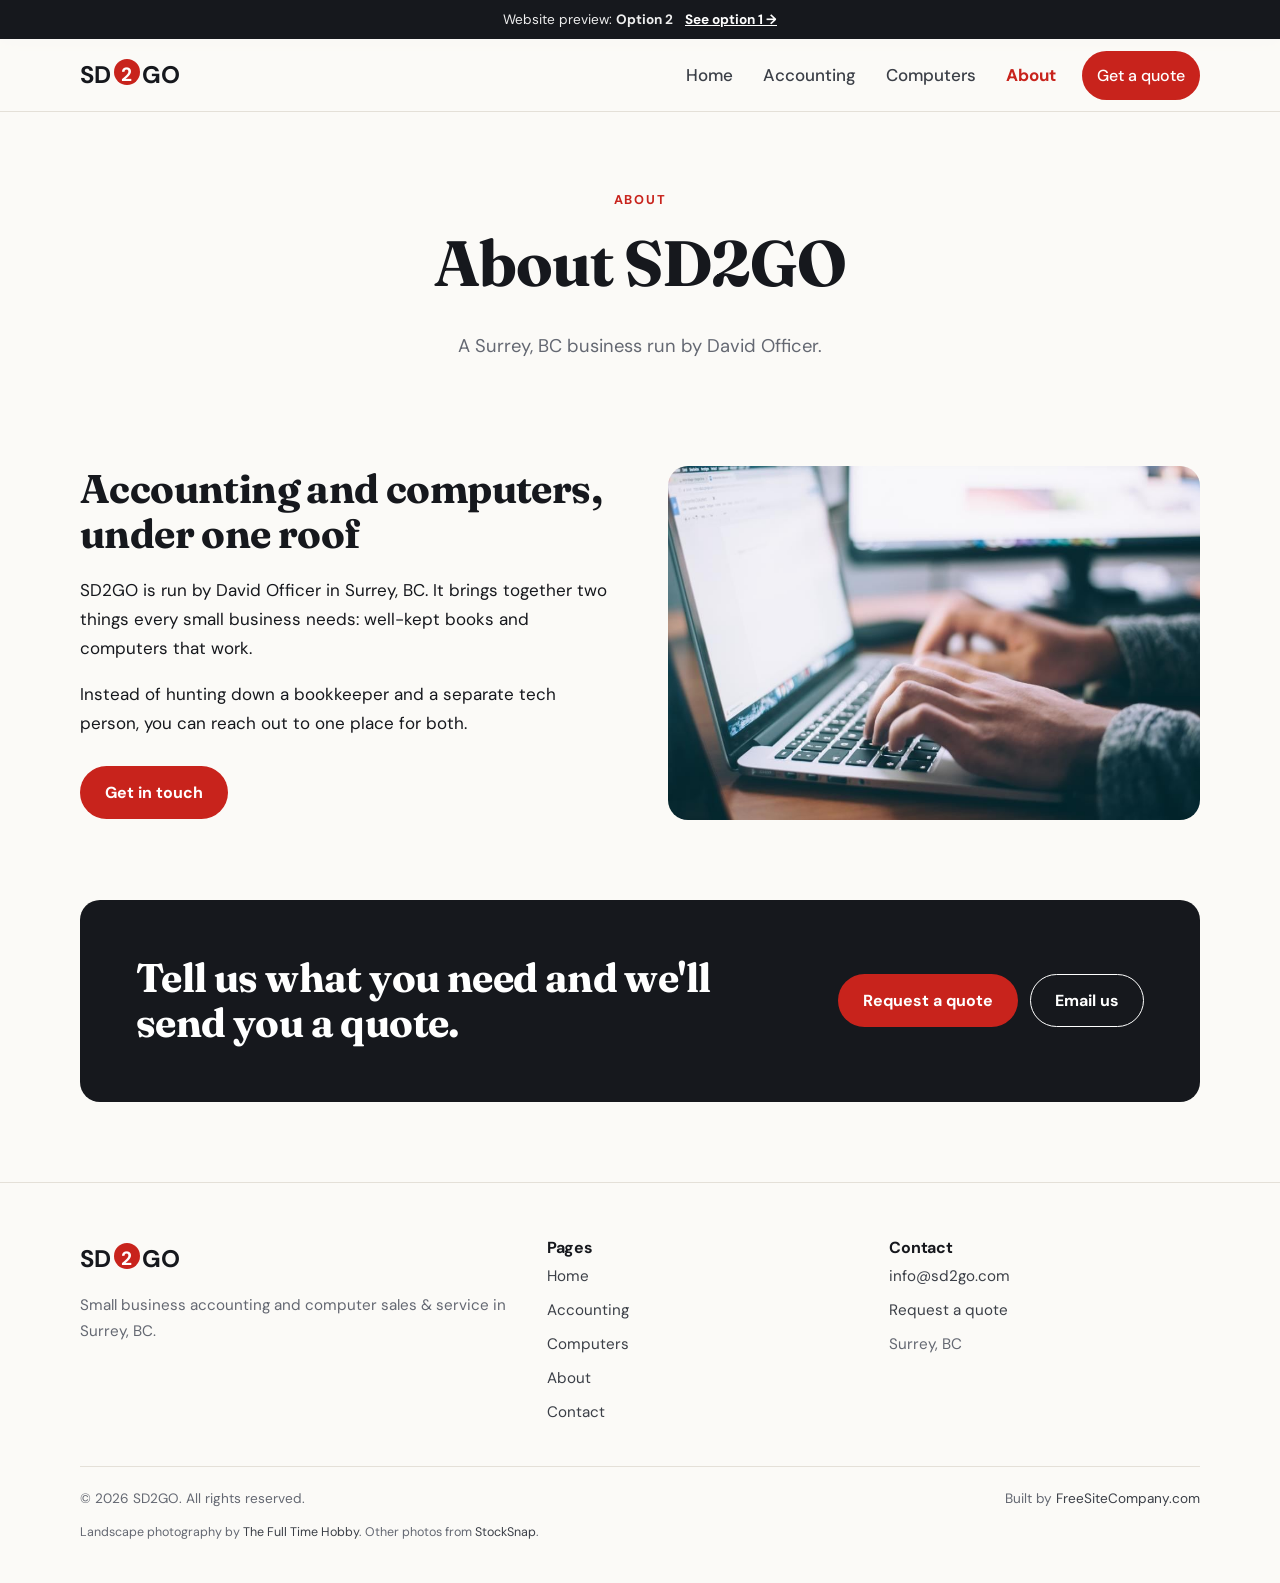
<file: option-2/about.html>
<!doctype html>
<html lang="en">
<head>
<meta charset="utf-8">
<meta name="viewport" content="width=device-width, initial-scale=1">
<title>About SD2GO | Surrey, BC</title>
<meta name="description" content="SD2GO is run by David Officer in Surrey, BC, offering small business accounting and computer sales and service.">
<meta name="robots" content="noindex, nofollow">
<meta property="og:title" content="About SD2GO | Surrey, BC">
<meta property="og:description" content="SD2GO is run by David Officer in Surrey, BC, offering small business accounting and computer sales and service.">
<meta property="og:image" content="https://forwardrentals.github.io/sd2go/images/hero-sunset.jpg">
<link rel="icon" href="../favicon.svg" type="image/svg+xml">
<link rel="preconnect" href="https://fonts.googleapis.com">
<link rel="preconnect" href="https://fonts.gstatic.com" crossorigin>
<link href="https://fonts.googleapis.com/css2?family=Fraunces:opsz,wght@9..144,600;9..144,700&family=DM+Sans:wght@400;500;700&display=swap" rel="stylesheet">
<link rel="stylesheet" href="../styles-2.css">
<script type="application/ld+json">
{"@context":"https://schema.org","@type":"LocalBusiness","name":"SD2GO","description":"Small business accounting and income tax, plus computer sales and service, in Surrey, BC.","email":"info@sd2go.com","url":"https://forwardrentals.github.io/sd2go/","founder":{"@type":"Person","name":"David Officer"},"address":{"@type":"PostalAddress","addressLocality":"Surrey","addressRegion":"BC","addressCountry":"CA"},"areaServed":"Surrey, BC"}
</script>
</head>
<body>
<div class="preview-bar">Website preview: <strong>Option 2</strong> <a href="../about.html">See option 1 &rarr;</a></div>
<a class="skip" href="#main">Skip to content</a>
<header class="site-head">
  <div class="wrap head-row">
    <a class="logo" href="index.html" aria-label="SD2GO home">SD<span>2</span>GO</a>
    <button class="menu-btn" aria-expanded="false" aria-controls="nav">Menu</button>
    <nav class="nav" id="nav" aria-label="Main"><a href="index.html">Home</a><a href="accounting.html">Accounting</a><a href="computers.html">Computers</a><a href="about.html" aria-current=page>About</a><a class="btn btn-red" href="contact.html">Get a quote</a></nav>
  </div>
</header>
<main id="main">
<section class="page-hero"><div class="wrap">
  <span class="eyebrow">About</span>
  <h1>About SD2GO</h1>
  <p>A Surrey, BC business run by David Officer.</p>
</div></section>

<section><div class="wrap feature">
  <div>
    <h2>Accounting and computers, under one roof</h2>
    <p>SD2GO is run by David Officer in Surrey, BC. It brings together two things every small business needs: well-kept books and computers that work.</p>
    <p>Instead of hunting down a bookkeeper and a separate tech person, you can reach out to one place for both.</p>
    <div class="hero-actions"><a class="btn btn-red" href="contact.html">Get in touch</a></div>
  </div>
  <img src="../images/typing.jpg" width="960" height="639" alt="Hands typing on a laptop at a desk">
</div></section>
<section class="cta"><div class="wrap">
  <h2>Tell us what you need and we'll send you a quote.</h2>
  <div class="hero-actions" style="margin:0"><a class="btn btn-dark" href="contact.html">Request a quote</a><a class="btn btn-ghost" href="mailto:info@sd2go.com">Email us</a></div>
</div></section>
</main>
<footer class="site-foot">
  <div class="wrap">
    <div class="foot-grid">
      <div>
        <a class="logo" href="index.html">SD<span>2</span>GO</a>
        <p style="margin-top:14px">Small business accounting and computer sales &amp; service in Surrey, BC.</p>
      </div>
      <div><h3>Pages</h3><ul><li><a href="index.html">Home</a></li><li><a href="accounting.html">Accounting</a></li><li><a href="computers.html">Computers</a></li><li><a href="about.html">About</a></li><li><a href="contact.html">Contact</a></li></ul></div>
      <div><h3>Contact</h3><ul><li><a href="mailto:info@sd2go.com">info@sd2go.com</a></li><li><a href="contact.html">Request a quote</a></li><li>Surrey, BC</li></ul></div>
    </div>
    <div class="foot-base">
      <span>&copy; <span id="yr">2026</span> SD2GO. All rights reserved.</span>
      <span>Built by <a href="https://freesitecompany.com">FreeSiteCompany.com</a></span>
    </div>
    <p class="credits">Landscape photography by <a href="https://thefulltimehobby.com/stock">The Full Time Hobby</a>. Other photos from <a href="https://stocksnap.io">StockSnap</a>.</p>
  </div>
</footer>
<script src="../site.js"></script>
</body>
</html>
</file>
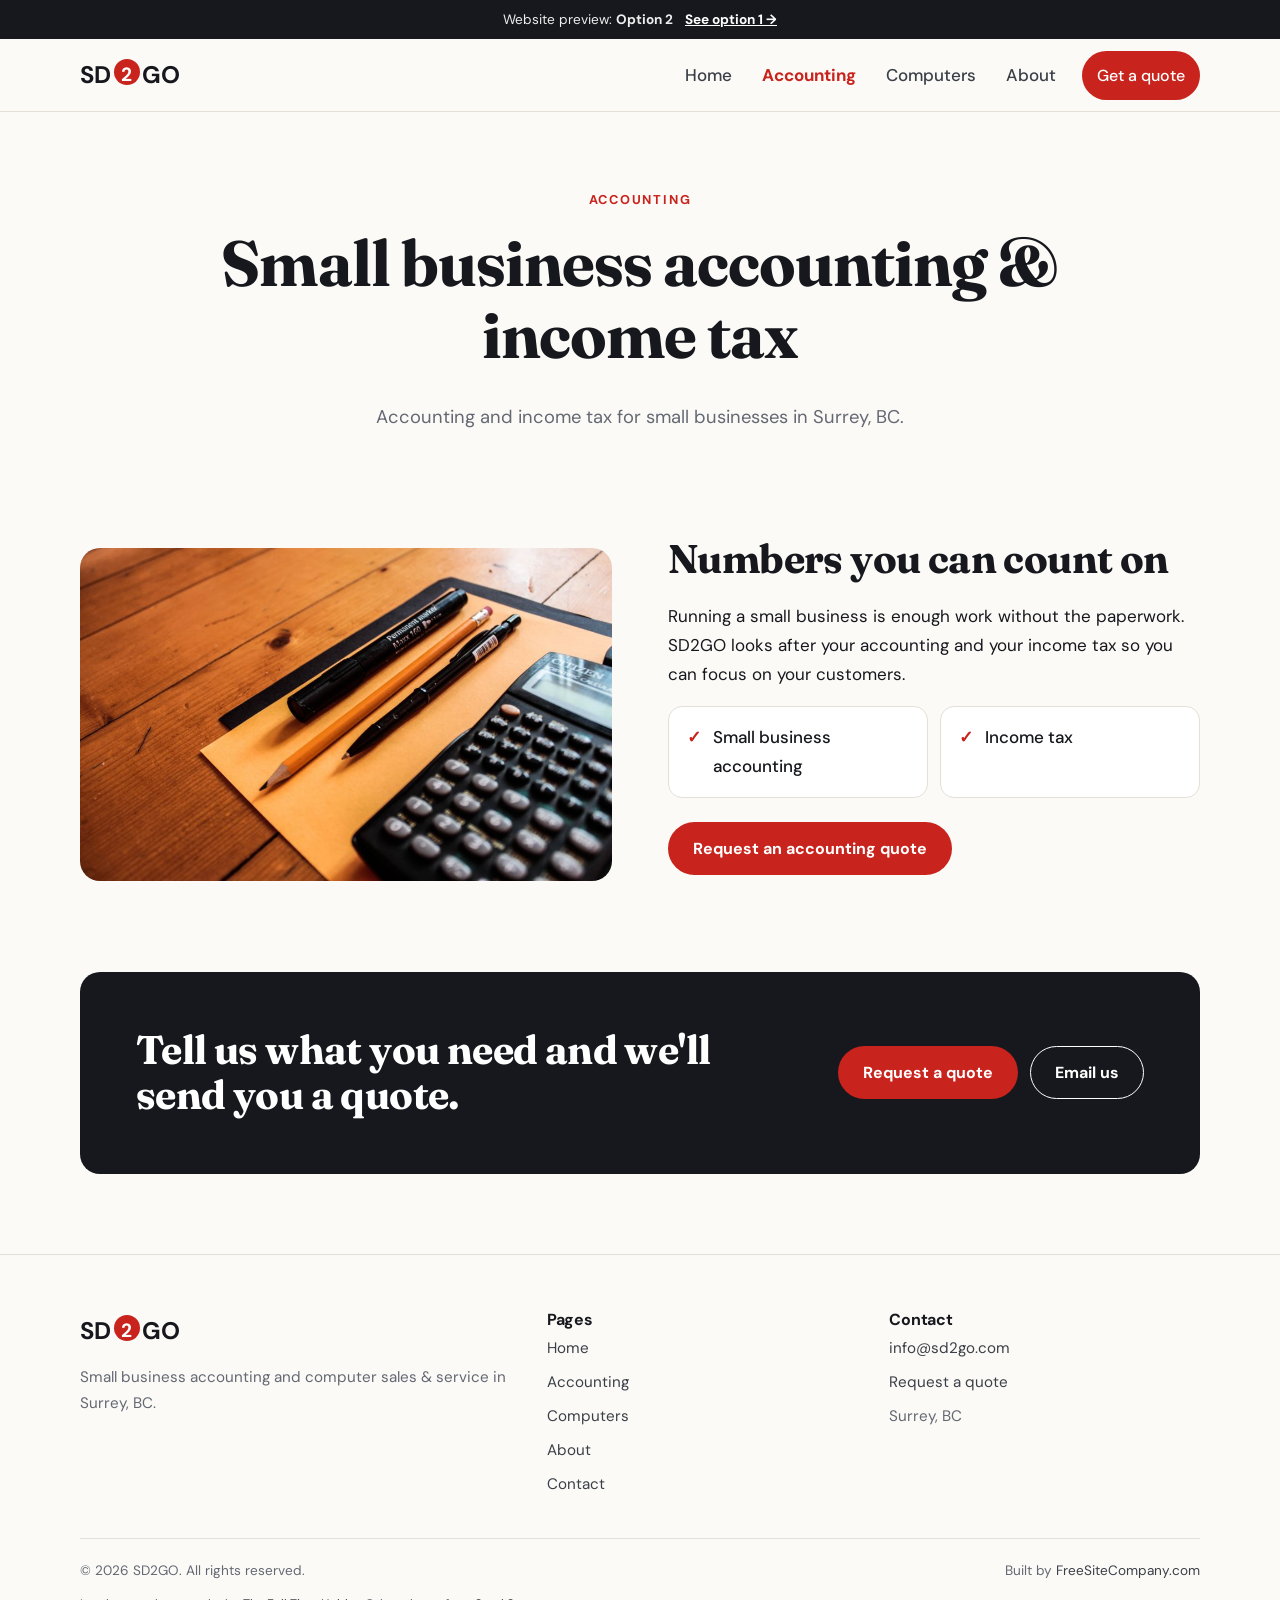
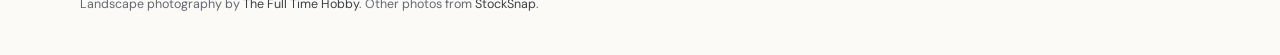
<file: option-2/accounting.html>
<!doctype html>
<html lang="en">
<head>
<meta charset="utf-8">
<meta name="viewport" content="width=device-width, initial-scale=1">
<title>Small Business Accounting & Income Tax in Surrey, BC | SD2GO</title>
<meta name="description" content="Small business accounting and income tax from SD2GO in Surrey, BC. Request a quote by email.">
<meta name="robots" content="noindex, nofollow">
<meta property="og:title" content="Small Business Accounting & Income Tax in Surrey, BC | SD2GO">
<meta property="og:description" content="Small business accounting and income tax from SD2GO in Surrey, BC. Request a quote by email.">
<meta property="og:image" content="https://forwardrentals.github.io/sd2go/images/hero-sunset.jpg">
<link rel="icon" href="../favicon.svg" type="image/svg+xml">
<link rel="preconnect" href="https://fonts.googleapis.com">
<link rel="preconnect" href="https://fonts.gstatic.com" crossorigin>
<link href="https://fonts.googleapis.com/css2?family=Fraunces:opsz,wght@9..144,600;9..144,700&family=DM+Sans:wght@400;500;700&display=swap" rel="stylesheet">
<link rel="stylesheet" href="../styles-2.css">
<script type="application/ld+json">
{"@context":"https://schema.org","@type":"LocalBusiness","name":"SD2GO","description":"Small business accounting and income tax, plus computer sales and service, in Surrey, BC.","email":"info@sd2go.com","url":"https://forwardrentals.github.io/sd2go/","founder":{"@type":"Person","name":"David Officer"},"address":{"@type":"PostalAddress","addressLocality":"Surrey","addressRegion":"BC","addressCountry":"CA"},"areaServed":"Surrey, BC"}
</script>
</head>
<body>
<div class="preview-bar">Website preview: <strong>Option 2</strong> <a href="../accounting.html">See option 1 &rarr;</a></div>
<a class="skip" href="#main">Skip to content</a>
<header class="site-head">
  <div class="wrap head-row">
    <a class="logo" href="index.html" aria-label="SD2GO home">SD<span>2</span>GO</a>
    <button class="menu-btn" aria-expanded="false" aria-controls="nav">Menu</button>
    <nav class="nav" id="nav" aria-label="Main"><a href="index.html">Home</a><a href="accounting.html" aria-current=page>Accounting</a><a href="computers.html">Computers</a><a href="about.html">About</a><a class="btn btn-red" href="contact.html">Get a quote</a></nav>
  </div>
</header>
<main id="main">
<section class="page-hero"><div class="wrap">
  <span class="eyebrow">Accounting</span>
  <h1>Small business accounting &amp; income tax</h1>
  <p>Accounting and income tax for small businesses in Surrey, BC.</p>
</div></section>

<section><div class="wrap feature">
  <img src="../images/calculator.jpg" width="960" height="601" alt="Calculator, pens and a pencil on a folder">
  <div>
    <h2>Numbers you can count on</h2>
    <p>Running a small business is enough work without the paperwork. SD2GO looks after your accounting and your income tax so you can focus on your customers.</p>
    <ul class="list-grid">
      <li>Small business accounting</li>
      <li>Income tax</li>
    </ul>
    <p style="margin-top:24px"><a class="btn btn-red" href="contact.html?service=Accounting">Request an accounting quote</a></p>
  </div>
</div></section>
<section class="cta"><div class="wrap">
  <h2>Tell us what you need and we'll send you a quote.</h2>
  <div class="hero-actions" style="margin:0"><a class="btn btn-dark" href="contact.html">Request a quote</a><a class="btn btn-ghost" href="mailto:info@sd2go.com">Email us</a></div>
</div></section>
</main>
<footer class="site-foot">
  <div class="wrap">
    <div class="foot-grid">
      <div>
        <a class="logo" href="index.html">SD<span>2</span>GO</a>
        <p style="margin-top:14px">Small business accounting and computer sales &amp; service in Surrey, BC.</p>
      </div>
      <div><h3>Pages</h3><ul><li><a href="index.html">Home</a></li><li><a href="accounting.html">Accounting</a></li><li><a href="computers.html">Computers</a></li><li><a href="about.html">About</a></li><li><a href="contact.html">Contact</a></li></ul></div>
      <div><h3>Contact</h3><ul><li><a href="mailto:info@sd2go.com">info@sd2go.com</a></li><li><a href="contact.html">Request a quote</a></li><li>Surrey, BC</li></ul></div>
    </div>
    <div class="foot-base">
      <span>&copy; <span id="yr">2026</span> SD2GO. All rights reserved.</span>
      <span>Built by <a href="https://freesitecompany.com">FreeSiteCompany.com</a></span>
    </div>
    <p class="credits">Landscape photography by <a href="https://thefulltimehobby.com/stock">The Full Time Hobby</a>. Other photos from <a href="https://stocksnap.io">StockSnap</a>.</p>
  </div>
</footer>
<script src="../site.js"></script>
</body>
</html>
</file>
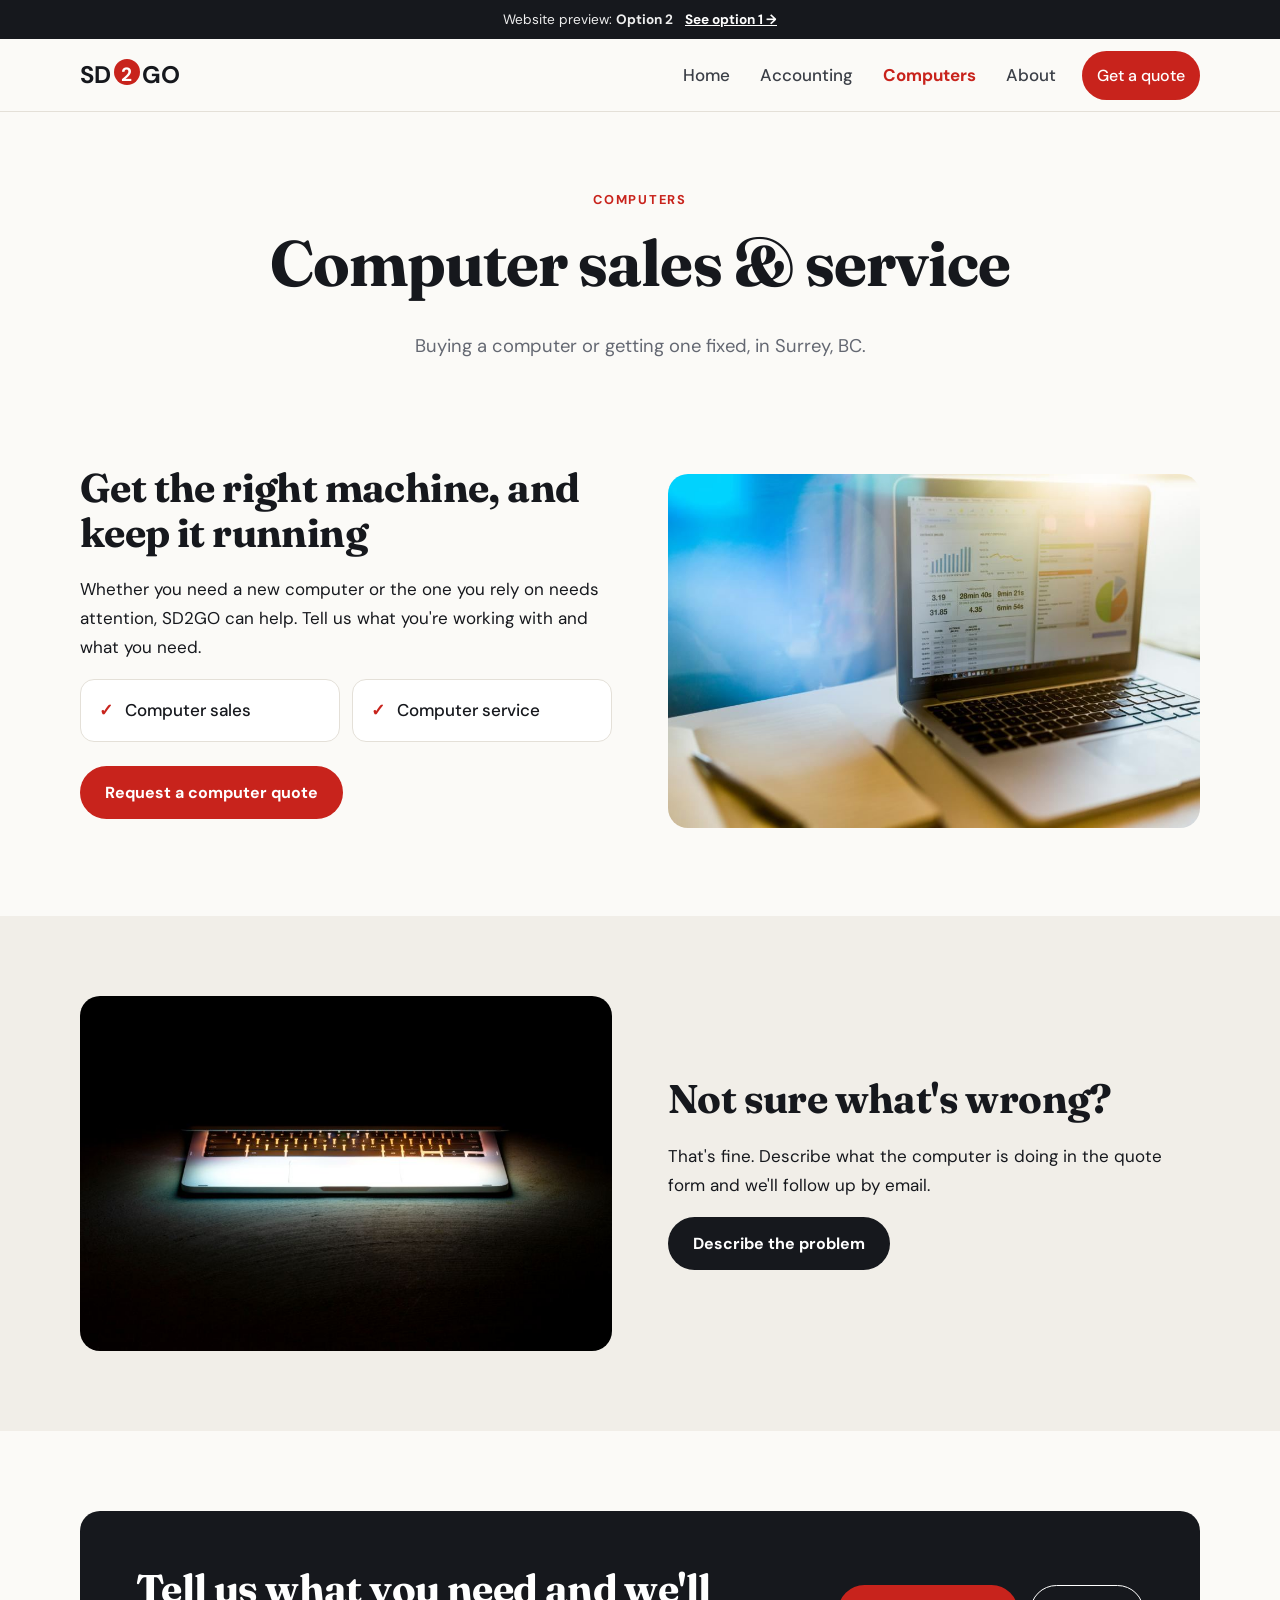
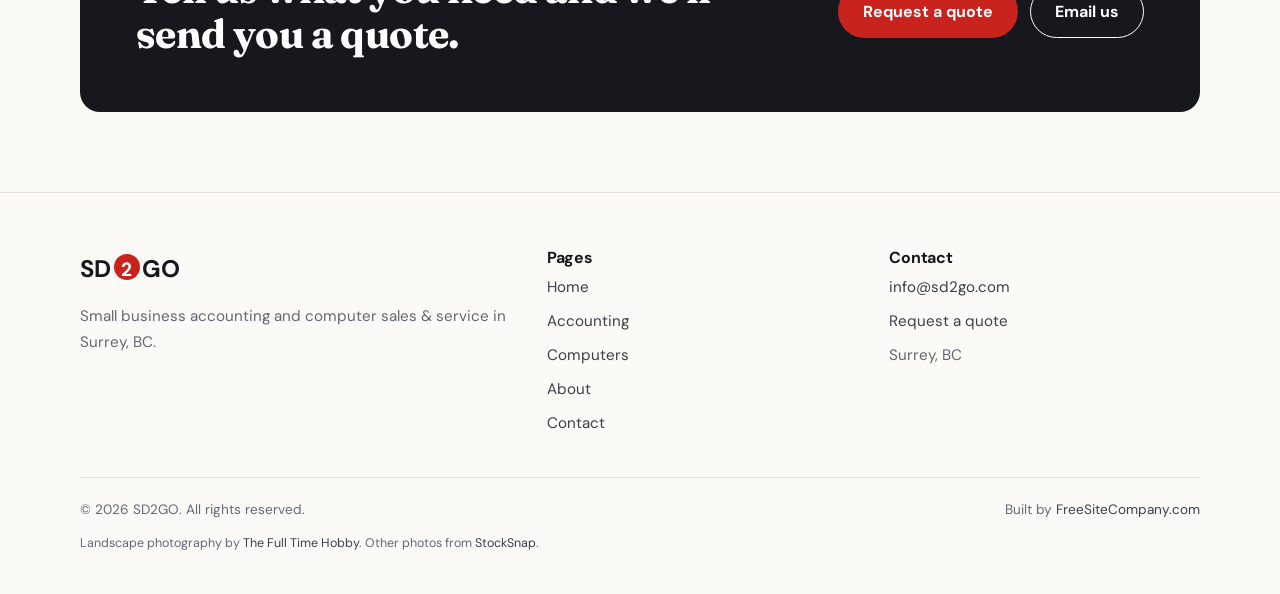
<file: option-2/computers.html>
<!doctype html>
<html lang="en">
<head>
<meta charset="utf-8">
<meta name="viewport" content="width=device-width, initial-scale=1">
<title>Computer Sales & Service in Surrey, BC | SD2GO</title>
<meta name="description" content="Computer sales and service from SD2GO in Surrey, BC. Request a quote.">
<meta name="robots" content="noindex, nofollow">
<meta property="og:title" content="Computer Sales & Service in Surrey, BC | SD2GO">
<meta property="og:description" content="Computer sales and service from SD2GO in Surrey, BC. Request a quote.">
<meta property="og:image" content="https://forwardrentals.github.io/sd2go/images/hero-sunset.jpg">
<link rel="icon" href="../favicon.svg" type="image/svg+xml">
<link rel="preconnect" href="https://fonts.googleapis.com">
<link rel="preconnect" href="https://fonts.gstatic.com" crossorigin>
<link href="https://fonts.googleapis.com/css2?family=Fraunces:opsz,wght@9..144,600;9..144,700&family=DM+Sans:wght@400;500;700&display=swap" rel="stylesheet">
<link rel="stylesheet" href="../styles-2.css">
<script type="application/ld+json">
{"@context":"https://schema.org","@type":"LocalBusiness","name":"SD2GO","description":"Small business accounting and income tax, plus computer sales and service, in Surrey, BC.","email":"info@sd2go.com","url":"https://forwardrentals.github.io/sd2go/","founder":{"@type":"Person","name":"David Officer"},"address":{"@type":"PostalAddress","addressLocality":"Surrey","addressRegion":"BC","addressCountry":"CA"},"areaServed":"Surrey, BC"}
</script>
</head>
<body>
<div class="preview-bar">Website preview: <strong>Option 2</strong> <a href="../computers.html">See option 1 &rarr;</a></div>
<a class="skip" href="#main">Skip to content</a>
<header class="site-head">
  <div class="wrap head-row">
    <a class="logo" href="index.html" aria-label="SD2GO home">SD<span>2</span>GO</a>
    <button class="menu-btn" aria-expanded="false" aria-controls="nav">Menu</button>
    <nav class="nav" id="nav" aria-label="Main"><a href="index.html">Home</a><a href="accounting.html">Accounting</a><a href="computers.html" aria-current=page>Computers</a><a href="about.html">About</a><a class="btn btn-red" href="contact.html">Get a quote</a></nav>
  </div>
</header>
<main id="main">
<section class="page-hero"><div class="wrap">
  <span class="eyebrow">Computers</span>
  <h1>Computer sales &amp; service</h1>
  <p>Buying a computer or getting one fixed, in Surrey, BC.</p>
</div></section>

<section><div class="wrap feature">
  <div>
    <h2>Get the right machine, and keep it running</h2>
    <p>Whether you need a new computer or the one you rely on needs attention, SD2GO can help. Tell us what you're working with and what you need.</p>
    <ul class="list-grid">
      <li>Computer sales</li>
      <li>Computer service</li>
    </ul>
    <p style="margin-top:24px"><a class="btn btn-red" href="contact.html?service=Computers">Request a computer quote</a></p>
  </div>
  <img src="../images/laptop.jpg" width="960" height="640" alt="Laptop open on a bright desk">
</div></section>

<section class="alt"><div class="wrap">
  <div class="feature">
    <img src="../images/laptop-dark.jpg" width="960" height="640" alt="Laptop keyboard glowing in a dark room" loading="lazy">
    <div>
      <h2>Not sure what's wrong?</h2>
      <p>That's fine. Describe what the computer is doing in the quote form and we'll follow up by email.</p>
      <a class="btn btn-dark" href="contact.html?service=Computers">Describe the problem</a>
    </div>
  </div>
</div></section>
<section class="cta"><div class="wrap">
  <h2>Tell us what you need and we'll send you a quote.</h2>
  <div class="hero-actions" style="margin:0"><a class="btn btn-dark" href="contact.html">Request a quote</a><a class="btn btn-ghost" href="mailto:info@sd2go.com">Email us</a></div>
</div></section>
</main>
<footer class="site-foot">
  <div class="wrap">
    <div class="foot-grid">
      <div>
        <a class="logo" href="index.html">SD<span>2</span>GO</a>
        <p style="margin-top:14px">Small business accounting and computer sales &amp; service in Surrey, BC.</p>
      </div>
      <div><h3>Pages</h3><ul><li><a href="index.html">Home</a></li><li><a href="accounting.html">Accounting</a></li><li><a href="computers.html">Computers</a></li><li><a href="about.html">About</a></li><li><a href="contact.html">Contact</a></li></ul></div>
      <div><h3>Contact</h3><ul><li><a href="mailto:info@sd2go.com">info@sd2go.com</a></li><li><a href="contact.html">Request a quote</a></li><li>Surrey, BC</li></ul></div>
    </div>
    <div class="foot-base">
      <span>&copy; <span id="yr">2026</span> SD2GO. All rights reserved.</span>
      <span>Built by <a href="https://freesitecompany.com">FreeSiteCompany.com</a></span>
    </div>
    <p class="credits">Landscape photography by <a href="https://thefulltimehobby.com/stock">The Full Time Hobby</a>. Other photos from <a href="https://stocksnap.io">StockSnap</a>.</p>
  </div>
</footer>
<script src="../site.js"></script>
</body>
</html>
</file>
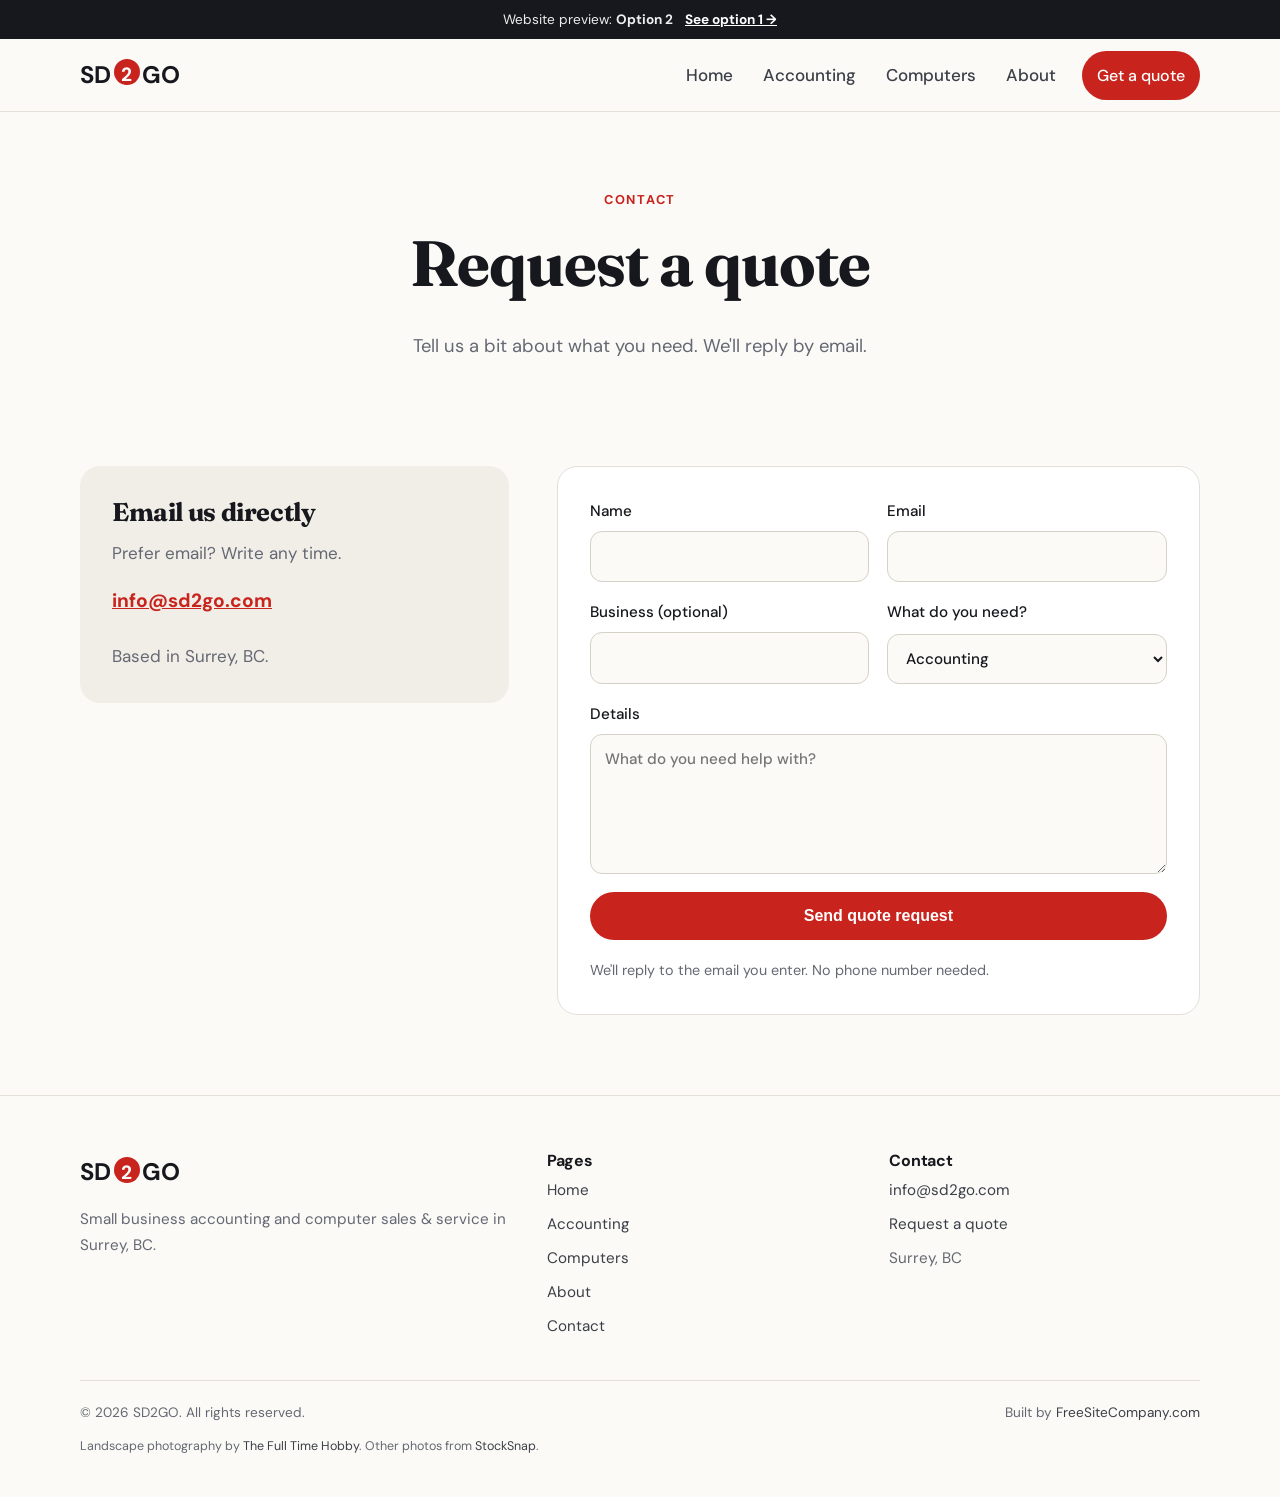
<file: option-2/contact.html>
<!doctype html>
<html lang="en">
<head>
<meta charset="utf-8">
<meta name="viewport" content="width=device-width, initial-scale=1">
<title>Contact SD2GO | Request a Quote</title>
<meta name="description" content="Email SD2GO or request a quote for small business accounting or computer sales and service in Surrey, BC.">
<meta name="robots" content="noindex, nofollow">
<meta property="og:title" content="Contact SD2GO | Request a Quote">
<meta property="og:description" content="Email SD2GO or request a quote for small business accounting or computer sales and service in Surrey, BC.">
<meta property="og:image" content="https://forwardrentals.github.io/sd2go/images/hero-sunset.jpg">
<link rel="icon" href="../favicon.svg" type="image/svg+xml">
<link rel="preconnect" href="https://fonts.googleapis.com">
<link rel="preconnect" href="https://fonts.gstatic.com" crossorigin>
<link href="https://fonts.googleapis.com/css2?family=Fraunces:opsz,wght@9..144,600;9..144,700&family=DM+Sans:wght@400;500;700&display=swap" rel="stylesheet">
<link rel="stylesheet" href="../styles-2.css">
<script type="application/ld+json">
{"@context":"https://schema.org","@type":"LocalBusiness","name":"SD2GO","description":"Small business accounting and income tax, plus computer sales and service, in Surrey, BC.","email":"info@sd2go.com","url":"https://forwardrentals.github.io/sd2go/","founder":{"@type":"Person","name":"David Officer"},"address":{"@type":"PostalAddress","addressLocality":"Surrey","addressRegion":"BC","addressCountry":"CA"},"areaServed":"Surrey, BC"}
</script>
</head>
<body>
<div class="preview-bar">Website preview: <strong>Option 2</strong> <a href="../contact.html">See option 1 &rarr;</a></div>
<a class="skip" href="#main">Skip to content</a>
<header class="site-head">
  <div class="wrap head-row">
    <a class="logo" href="index.html" aria-label="SD2GO home">SD<span>2</span>GO</a>
    <button class="menu-btn" aria-expanded="false" aria-controls="nav">Menu</button>
    <nav class="nav" id="nav" aria-label="Main"><a href="index.html">Home</a><a href="accounting.html">Accounting</a><a href="computers.html">Computers</a><a href="about.html">About</a><a class="btn btn-red" href="contact.html">Get a quote</a></nav>
  </div>
</header>
<main id="main">
<section class="page-hero"><div class="wrap">
  <span class="eyebrow">Contact</span>
  <h1>Request a quote</h1>
  <p>Tell us a bit about what you need. We'll reply by email.</p>
</div></section>

<section><div class="wrap contact-grid">
  <aside class="contact-box">
    <h2>Email us directly</h2>
    <p>Prefer email? Write any time.</p>
    <p class="big"><a href="mailto:info@sd2go.com">info@sd2go.com</a></p>
    <p style="margin:24px 0 0">Based in Surrey, BC.</p>
  </aside>
  <form action="https://formsubmit.co/info@sd2go.com" method="POST">
    <input type="hidden" name="_subject" value="New quote request from the SD2GO website">
    <input type="hidden" name="_next" value="https://forwardrentals.github.io/sd2go/thanks.html">
    <input type="hidden" name="_template" value="table">
    <input type="text" name="_honey" class="hp" tabindex="-1" autocomplete="off" aria-hidden="true">
    <div class="row2">
      <label>Name<input name="name" autocomplete="name" required></label>
      <label>Email<input type="email" name="email" autocomplete="email" required></label>
    </div>
    <div class="row2">
      <label>Business (optional)<input name="business" autocomplete="organization"></label>
      <label>What do you need?
        <select name="service" id="service">
          <option>Accounting</option><option>Income tax</option><option>Computers</option><option>Accounting and computers</option><option>Something else</option>
        </select>
      </label>
    </div>
    <label>Details<textarea name="message" required placeholder="What do you need help with?"></textarea></label>
    <button class="btn btn-red" type="submit">Send quote request</button>
    <p class="form-note">We'll reply to the email you enter. No phone number needed.</p>
  </form>
</div></section>
</main>
<footer class="site-foot">
  <div class="wrap">
    <div class="foot-grid">
      <div>
        <a class="logo" href="index.html">SD<span>2</span>GO</a>
        <p style="margin-top:14px">Small business accounting and computer sales &amp; service in Surrey, BC.</p>
      </div>
      <div><h3>Pages</h3><ul><li><a href="index.html">Home</a></li><li><a href="accounting.html">Accounting</a></li><li><a href="computers.html">Computers</a></li><li><a href="about.html">About</a></li><li><a href="contact.html">Contact</a></li></ul></div>
      <div><h3>Contact</h3><ul><li><a href="mailto:info@sd2go.com">info@sd2go.com</a></li><li><a href="contact.html">Request a quote</a></li><li>Surrey, BC</li></ul></div>
    </div>
    <div class="foot-base">
      <span>&copy; <span id="yr">2026</span> SD2GO. All rights reserved.</span>
      <span>Built by <a href="https://freesitecompany.com">FreeSiteCompany.com</a></span>
    </div>
    <p class="credits">Landscape photography by <a href="https://thefulltimehobby.com/stock">The Full Time Hobby</a>. Other photos from <a href="https://stocksnap.io">StockSnap</a>.</p>
  </div>
</footer>
<script src="../site.js"></script>
</body>
</html>
</file>
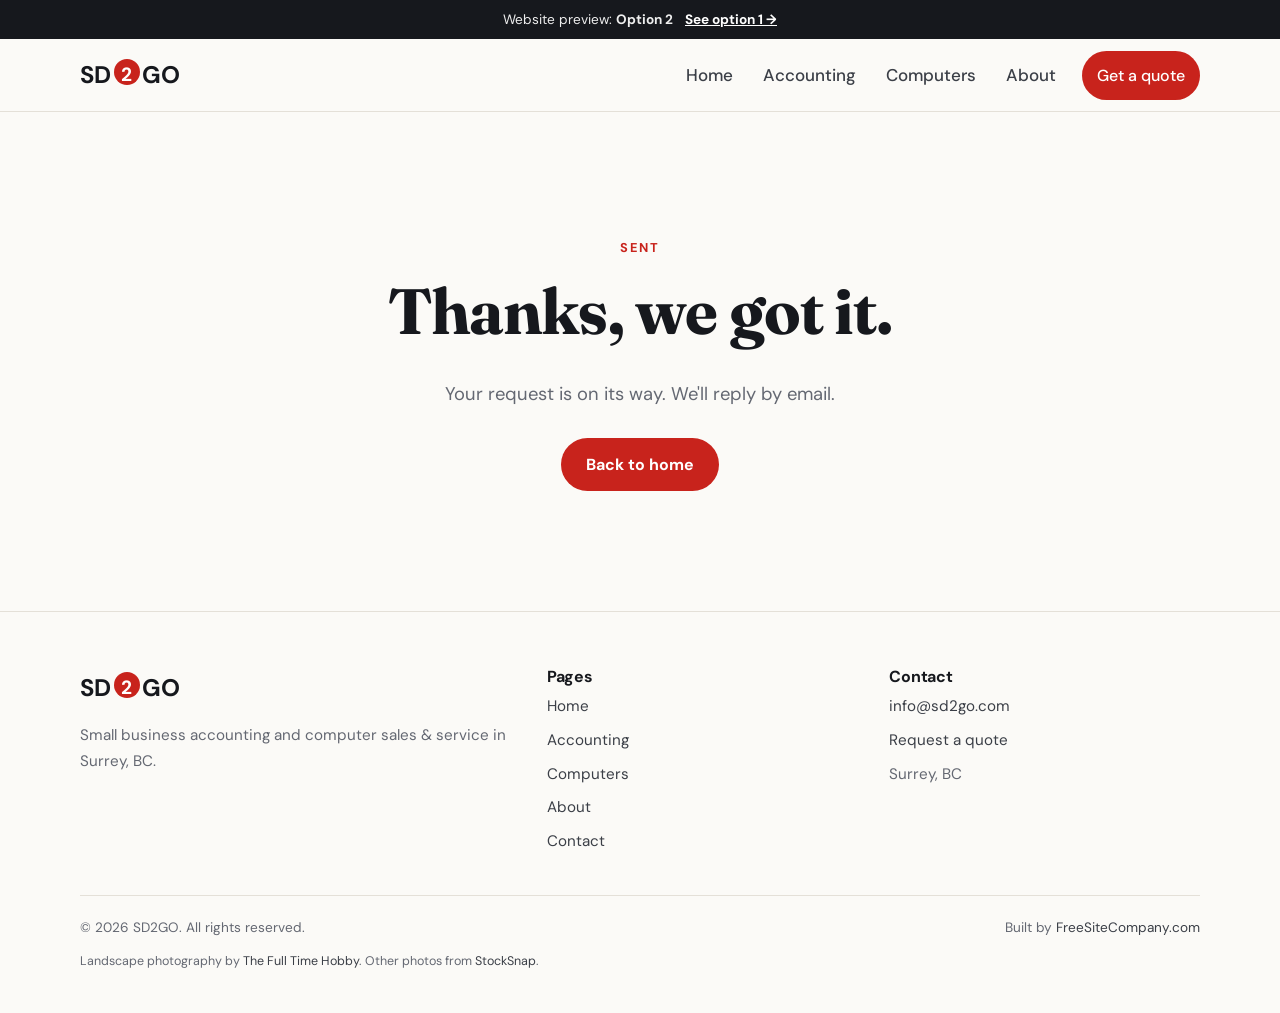
<file: option-2/thanks.html>
<!doctype html>
<html lang="en">
<head>
<meta charset="utf-8">
<meta name="viewport" content="width=device-width, initial-scale=1">
<title>Thanks | SD2GO</title>
<meta name="description" content="Your request was sent to SD2GO.">
<meta name="robots" content="noindex, nofollow">
<meta property="og:title" content="Thanks | SD2GO">
<meta property="og:description" content="Your request was sent to SD2GO.">
<meta property="og:image" content="https://forwardrentals.github.io/sd2go/images/hero-sunset.jpg">
<link rel="icon" href="../favicon.svg" type="image/svg+xml">
<link rel="preconnect" href="https://fonts.googleapis.com">
<link rel="preconnect" href="https://fonts.gstatic.com" crossorigin>
<link href="https://fonts.googleapis.com/css2?family=Fraunces:opsz,wght@9..144,600;9..144,700&family=DM+Sans:wght@400;500;700&display=swap" rel="stylesheet">
<link rel="stylesheet" href="../styles-2.css">
<script type="application/ld+json">
{"@context":"https://schema.org","@type":"LocalBusiness","name":"SD2GO","description":"Small business accounting and income tax, plus computer sales and service, in Surrey, BC.","email":"info@sd2go.com","url":"https://forwardrentals.github.io/sd2go/","founder":{"@type":"Person","name":"David Officer"},"address":{"@type":"PostalAddress","addressLocality":"Surrey","addressRegion":"BC","addressCountry":"CA"},"areaServed":"Surrey, BC"}
</script>
</head>
<body>
<div class="preview-bar">Website preview: <strong>Option 2</strong> <a href="../thanks.html">See option 1 &rarr;</a></div>
<a class="skip" href="#main">Skip to content</a>
<header class="site-head">
  <div class="wrap head-row">
    <a class="logo" href="index.html" aria-label="SD2GO home">SD<span>2</span>GO</a>
    <button class="menu-btn" aria-expanded="false" aria-controls="nav">Menu</button>
    <nav class="nav" id="nav" aria-label="Main"><a href="index.html">Home</a><a href="accounting.html">Accounting</a><a href="computers.html">Computers</a><a href="about.html">About</a><a class="btn btn-red" href="contact.html">Get a quote</a></nav>
  </div>
</header>
<main id="main">
<section class="page-hero thanks"><div class="wrap">
  <span class="eyebrow">Sent</span>
  <h1>Thanks, we got it.</h1>
  <p>Your request is on its way. We'll reply by email.</p>
  <div class="hero-actions"><a class="btn btn-red" href="index.html">Back to home</a></div>
</div></section>
</main>
<footer class="site-foot">
  <div class="wrap">
    <div class="foot-grid">
      <div>
        <a class="logo" href="index.html">SD<span>2</span>GO</a>
        <p style="margin-top:14px">Small business accounting and computer sales &amp; service in Surrey, BC.</p>
      </div>
      <div><h3>Pages</h3><ul><li><a href="index.html">Home</a></li><li><a href="accounting.html">Accounting</a></li><li><a href="computers.html">Computers</a></li><li><a href="about.html">About</a></li><li><a href="contact.html">Contact</a></li></ul></div>
      <div><h3>Contact</h3><ul><li><a href="mailto:info@sd2go.com">info@sd2go.com</a></li><li><a href="contact.html">Request a quote</a></li><li>Surrey, BC</li></ul></div>
    </div>
    <div class="foot-base">
      <span>&copy; <span id="yr">2026</span> SD2GO. All rights reserved.</span>
      <span>Built by <a href="https://freesitecompany.com">FreeSiteCompany.com</a></span>
    </div>
    <p class="credits">Landscape photography by <a href="https://thefulltimehobby.com/stock">The Full Time Hobby</a>. Other photos from <a href="https://stocksnap.io">StockSnap</a>.</p>
  </div>
</footer>
<script src="../site.js"></script>
</body>
</html>
</file>
<file: styles.css>
/* SD2GO — black, red and white, carried over from the original sd2go.com */
:root {
  --ink: #0d0d0d;
  --ink-2: #1c1c1c;
  --red: #d7261e;
  --red-dark: #b01c15;
  --paper: #ffffff;
  --mist: #f2f2f0;
  --line: #e1e1de;
  --muted: #5c5c5c;
  --radius: 14px;
  --max: 1120px;
  --head: "Archivo", "Helvetica Neue", Arial, sans-serif;
  --body: "Inter", "Helvetica Neue", Arial, sans-serif;
}

*, *::before, *::after { box-sizing: border-box; }
html { scroll-behavior: smooth; }
body {
  margin: 0;
  font-family: var(--body);
  font-size: 17px;
  line-height: 1.65;
  color: var(--ink);
  background: var(--paper);
  -webkit-font-smoothing: antialiased;
}
img { max-width: 100%; height: auto; display: block; }
a { color: var(--red); }
h1, h2, h3 { font-family: var(--head); line-height: 1.1; letter-spacing: -0.02em; margin: 0 0 .5em; }
h1 { font-size: clamp(2.3rem, 6vw, 4.2rem); font-weight: 800; }
h2 { font-size: clamp(1.7rem, 3.6vw, 2.6rem); font-weight: 800; }
h3 { font-size: 1.25rem; font-weight: 700; }
p { margin: 0 0 1em; }
.wrap { width: min(100% - 32px, var(--max)); margin-inline: auto; }
.skip { position: absolute; left: -999px; }
.skip:focus { left: 16px; top: 16px; background: #fff; padding: 8px 12px; z-index: 99; }

/* Header */
.site-head {
  position: sticky; top: 0; z-index: 50;
  background: var(--ink);
  color: #fff;
  border-bottom: 3px solid var(--red);
}
.head-row { display: flex; align-items: center; justify-content: space-between; gap: 16px; min-height: 68px; }
.logo {
  font-family: var(--head); font-weight: 900; font-size: 1.7rem; letter-spacing: -0.03em;
  color: #fff; text-decoration: none; line-height: 1;
}
.logo span { color: var(--red); }
.nav { display: flex; gap: 4px; align-items: center; }
.nav a {
  color: #d9d9d9; text-decoration: none; font-weight: 600; font-size: .95rem;
  padding: 10px 12px; border-radius: 8px;
}
.nav a:hover, .nav a[aria-current="page"] { color: #fff; background: var(--ink-2); }
.nav a[aria-current="page"] { box-shadow: inset 0 -2px 0 var(--red); }
.nav .btn { margin-left: 8px; }
.menu-btn {
  display: none; background: none; border: 1px solid #444; color: #fff;
  border-radius: 8px; padding: 10px 14px; font: 600 .95rem var(--body); cursor: pointer;
}

/* Buttons */
.btn {
  display: inline-flex; align-items: center; justify-content: center; gap: 8px;
  min-height: 48px; padding: 12px 22px; border-radius: 999px;
  font-weight: 700; font-size: 1rem; text-decoration: none; border: 2px solid transparent;
  cursor: pointer; transition: background .15s, color .15s, border-color .15s;
}
.btn-red { background: var(--red); color: #fff !important; }
.btn-red:hover { background: var(--red-dark); }
.btn-ghost { border-color: currentColor; color: inherit; background: transparent; }
.btn-ghost:hover { background: rgba(255,255,255,.08); }
.btn-dark { background: var(--ink); color: #fff; }
.btn-dark:hover { background: var(--ink-2); }

/* Hero */
.hero { background: var(--ink); color: #fff; overflow: hidden; }
.hero-grid { display: grid; grid-template-columns: 1.1fr .9fr; gap: 48px; align-items: center; padding: 72px 0 80px; }
.eyebrow {
  display: inline-block; font-weight: 700; font-size: .8rem; letter-spacing: .14em; text-transform: uppercase;
  color: var(--red); margin-bottom: 18px;
}
.hero h1 span { color: var(--red); }
.hero p.lead { font-size: 1.2rem; color: #cfcfcf; max-width: 34ch; }
.hero-actions { display: flex; flex-wrap: wrap; gap: 12px; margin-top: 28px; }
.hero-photo { position: relative; }
.hero-photo img { border-radius: var(--radius); aspect-ratio: 4/3.3; object-fit: cover; width: 100%; }
.hero-photo::before {
  content: ""; position: absolute; inset: 18px -18px -18px 18px;
  border: 3px solid var(--red); border-radius: var(--radius); z-index: 0;
}
.hero-photo img { position: relative; z-index: 1; }

/* Page hero (inner pages) */
.page-hero { background: var(--ink); color: #fff; padding: 64px 0 56px; }
.page-hero p { color: #cfcfcf; font-size: 1.15rem; max-width: 52ch; margin: 0; }

/* Sections */
section { padding: 80px 0; }
.alt { background: var(--mist); }
.section-head { max-width: 60ch; margin-bottom: 40px; }
.section-head p { color: var(--muted); font-size: 1.1rem; }

/* Two service cards */
.split { display: grid; grid-template-columns: 1fr 1fr; gap: 24px; }
.card {
  background: #fff; border: 1px solid var(--line); border-radius: var(--radius);
  overflow: hidden; display: flex; flex-direction: column;
}
.card img { aspect-ratio: 16/9; object-fit: cover; width: 100%; }
.card-body { padding: 28px; display: flex; flex-direction: column; flex: 1; }
.card-body p { color: var(--muted); }
.card-body ul { margin: 0 0 24px; padding: 0; list-style: none; }
.card-body li { padding: 8px 0 8px 28px; border-top: 1px solid var(--line); position: relative; }
.card-body li::before {
  content: ""; position: absolute; left: 4px; top: 18px; width: 10px; height: 10px;
  background: var(--red); border-radius: 2px;
}
.card-body .btn { margin-top: auto; align-self: flex-start; }
.tag {
  display: inline-block; font-size: .75rem; font-weight: 800; letter-spacing: .12em; text-transform: uppercase;
  background: var(--ink); color: #fff; padding: 5px 10px; border-radius: 6px; margin-bottom: 14px;
}

/* One-stop strip */
.why { display: grid; grid-template-columns: repeat(3, 1fr); gap: 24px; }
.why div { border-top: 3px solid var(--red); padding-top: 18px; }
.why p { color: var(--muted); margin: 0; }

/* Feature row (inner pages) */
.feature { display: grid; grid-template-columns: 1fr 1fr; gap: 56px; align-items: center; }
.feature img { border-radius: var(--radius); width: 100%; object-fit: cover; }
.list-grid { display: grid; grid-template-columns: repeat(2, 1fr); gap: 16px; margin: 0; padding: 0; list-style: none; }
.list-grid li {
  background: #fff; border: 1px solid var(--line); border-radius: 12px; padding: 18px 18px 18px 46px; position: relative;
  font-weight: 600;
}
.list-grid li::before {
  content: ""; position: absolute; left: 18px; top: 24px; width: 12px; height: 12px; background: var(--red); border-radius: 3px;
}

/* CTA band */
.cta { background: var(--red); color: #fff; padding: 64px 0; }
.cta .wrap { display: flex; flex-wrap: wrap; gap: 24px; align-items: center; justify-content: space-between; }
.cta h2 { margin: 0; max-width: 22ch; }
.cta .btn-dark { background: var(--ink); }

/* Contact */
.contact-grid { display: grid; grid-template-columns: .8fr 1.2fr; gap: 48px; align-items: start; }
.contact-box { background: var(--ink); color: #fff; border-radius: var(--radius); padding: 32px; }
.contact-box a { color: #fff; font-weight: 700; word-break: break-all; }
.contact-box p { color: #cfcfcf; }
.contact-box .big { font-size: 1.25rem; }
form { display: grid; gap: 18px; }
.row2 { display: grid; grid-template-columns: 1fr 1fr; gap: 18px; }
label { display: grid; gap: 6px; font-weight: 600; font-size: .95rem; }
input, select, textarea {
  font: inherit; color: var(--ink); background: #fff;
  border: 1.5px solid #cfcfcb; border-radius: 10px; padding: 12px 14px; min-height: 48px; width: 100%;
}
textarea { min-height: 140px; resize: vertical; }
input:focus, select:focus, textarea:focus { outline: 3px solid rgba(215,38,30,.25); border-color: var(--red); }
.hp { position: absolute; left: -5000px; }
.form-note { color: var(--muted); font-size: .9rem; margin: 0; }

/* Footer */
.site-foot { background: var(--ink); color: #bdbdbd; padding: 56px 0 28px; font-size: .95rem; }
.foot-grid { display: grid; grid-template-columns: 1.4fr 1fr 1fr; gap: 32px; }
.site-foot a { color: #e6e6e6; text-decoration: none; }
.site-foot a:hover { color: #fff; text-decoration: underline; }
.site-foot ul { list-style: none; margin: 0; padding: 0; display: grid; gap: 8px; }
.site-foot h3 { color: #fff; font-size: 1rem; }
.foot-base {
  margin-top: 40px; padding-top: 20px; border-top: 1px solid #2a2a2a;
  display: flex; flex-wrap: wrap; justify-content: space-between; gap: 12px; font-size: .85rem;
}
.credits { font-size: .78rem; color: #8a8a8a; margin-top: 12px; }
.credits a { color: #a8a8a8; }

/* Responsive */
@media (max-width: 900px) {
  .hero-grid, .feature, .contact-grid { grid-template-columns: 1fr; gap: 40px; }
  .hero-grid { padding: 48px 0 64px; }
  .hero-photo { margin-right: 18px; }
  .split { grid-template-columns: 1fr; }
  .why { grid-template-columns: 1fr; }
  .foot-grid { grid-template-columns: 1fr 1fr; }
}
@media (max-width: 760px) {
  .menu-btn { display: inline-flex; }
  .nav {
    display: none; position: absolute; top: 100%; left: 0; right: 0;
    flex-direction: column; align-items: stretch; background: var(--ink); padding: 8px 16px 20px;
    border-bottom: 3px solid var(--red);
  }
  .nav.open { display: flex; }
  .nav a { padding: 14px 12px; font-size: 1.05rem; }
  .nav .btn { margin: 8px 0 0; }
  section { padding: 56px 0; }
  .row2, .list-grid { grid-template-columns: 1fr; }
  .foot-grid { grid-template-columns: 1fr; }
}

/* Preview switcher (remove at launch) */
.preview-bar { background: #fff3c4; color: #3a2f00; text-align: center; font-size: .85rem; padding: 8px 16px; }
.preview-bar a { color: #3a2f00; font-weight: 700; margin-left: 8px; }
.feature img.tall { max-height: 560px; }
.page-hero.thanks { padding: 96px 0; }
.contact-box h2 { font-size: 1.6rem; }

/* Full-bleed photo hero (TFTH landscape behind the text) */
.hero { position: relative; isolation: isolate; }
.hero-grid { grid-template-columns: 1fr; min-height: min(78vh, 720px); padding: 96px 0; }
.hero-grid > div:first-child { max-width: 640px; }
.hero-photo { position: absolute; inset: 0; z-index: -1; margin: 0; }
.hero-photo::before { display: none; }
.hero-photo img { width: 100%; height: 100%; aspect-ratio: auto; object-fit: cover; object-position: 60% 50%; border-radius: 0; }
.hero-photo::after {
  content: ""; position: absolute; inset: 0; z-index: 1;
  background: linear-gradient(90deg, rgba(13,13,13,.92) 0%, rgba(13,13,13,.72) 45%, rgba(13,13,13,.2) 100%);
}
.hero p.lead { color: #e2e2e2; }
@media (max-width: 900px) {
  .hero-grid { min-height: 0; padding: 72px 0; }
  .hero-photo { margin-right: 0; }
  .hero-photo::after { background: linear-gradient(180deg, rgba(13,13,13,.6), rgba(13,13,13,.88)); }
}

/* Photo credit backlink on the hero photo */
.photo-credit { position: absolute; right: 14px; bottom: 12px; z-index: 2; font-size: .72rem; color: #fff; opacity: .8; text-decoration: none; background: rgba(0,0,0,.35); padding: 3px 8px; border-radius: 999px; }
.photo-credit:hover { opacity: 1; text-decoration: underline; }
</file>
<file: styles-2.css>
/* SD2GO option 2: light and clean. Same red/black brand, used sparingly on warm white. */
:root {
  --ink: #16181d;
  --soft-ink: #3b3f47;
  --red: #c8231c;
  --red-dark: #a31b15;
  --paper: #fbfaf7;
  --card: #ffffff;
  --sand: #f1eee8;
  --line: #e4e0d8;
  --muted: #646872;
  --radius: 20px;
  --max: 1120px;
  --head: "Fraunces", Georgia, serif;
  --body: "DM Sans", "Helvetica Neue", Arial, sans-serif;
}

*, *::before, *::after { box-sizing: border-box; }
html { scroll-behavior: smooth; }
body { margin: 0; font-family: var(--body); font-size: 17px; line-height: 1.7; color: var(--ink); background: var(--paper); -webkit-font-smoothing: antialiased; }
img { max-width: 100%; height: auto; display: block; }
a { color: var(--red); }
h1, h2, h3 { font-family: var(--head); font-weight: 700; line-height: 1.12; letter-spacing: -0.015em; margin: 0 0 .5em; }
h1 { font-size: clamp(2.3rem, 5.6vw, 4rem); }
h2 { font-size: clamp(1.7rem, 3.4vw, 2.5rem); }
h3 { font-size: 1.3rem; }
p { margin: 0 0 1em; }
.wrap { width: min(100% - 32px, var(--max)); margin-inline: auto; }
.skip { position: absolute; left: -999px; }
.skip:focus { left: 16px; top: 16px; background: #fff; padding: 8px 12px; z-index: 99; }

.preview-bar { background: var(--ink); color: #eee; text-align: center; font-size: .85rem; padding: 8px 16px; }
.preview-bar a { color: #fff; font-weight: 700; margin-left: 8px; }

/* Header */
.site-head { position: sticky; top: 0; z-index: 50; background: rgba(251,250,247,.92); backdrop-filter: blur(8px); border-bottom: 1px solid var(--line); }
.head-row { display: flex; align-items: center; justify-content: space-between; gap: 16px; min-height: 72px; }
.logo { font-family: var(--body); font-weight: 700; font-size: 1.5rem; letter-spacing: .02em; color: var(--ink); text-decoration: none; }
.logo span { display: inline-grid; place-items: center; width: 1.35em; height: 1.35em; margin: 0 2px; border-radius: 50%; background: var(--red); color: #fff; font-size: .8em; vertical-align: .08em; }
.nav { display: flex; gap: 2px; align-items: center; }
.nav a { color: var(--soft-ink); text-decoration: none; font-weight: 500; padding: 10px 14px; border-radius: 999px; }
.nav a:hover { background: var(--sand); color: var(--ink); }
.nav a[aria-current="page"] { color: var(--red); font-weight: 700; }
.nav .btn { margin-left: 10px; }
.menu-btn { display: none; background: none; border: 1px solid var(--line); color: var(--ink); border-radius: 999px; padding: 10px 16px; font: 500 .95rem var(--body); cursor: pointer; }

/* Buttons */
.btn { display: inline-flex; align-items: center; justify-content: center; min-height: 48px; padding: 12px 24px; border-radius: 999px; font-weight: 700; font-size: 1rem; text-decoration: none; border: 1.5px solid transparent; cursor: pointer; transition: background .15s, color .15s; }
.btn-red { background: var(--red); color: #fff !important; }
.btn-red:hover { background: var(--red-dark); }
.btn-ghost { border-color: var(--ink); color: var(--ink); background: transparent; }
.btn-ghost:hover { background: var(--ink); color: #fff; }
.btn-dark { background: var(--ink); color: #fff; }
.btn-dark:hover { background: #000; }

/* Hero: centred text over a wide photo */
.hero { padding: 72px 0 0; text-align: center; }
.hero-grid { display: block; }
.eyebrow { display: inline-block; font-weight: 700; font-size: .8rem; letter-spacing: .14em; text-transform: uppercase; color: var(--red); margin-bottom: 16px; }
.hero h1 { max-width: 15ch; margin-inline: auto; }
.hero h1 span { color: var(--red); font-style: italic; }
.hero .lead { font-size: 1.2rem; color: var(--muted); max-width: 46ch; margin: 0 auto; }
.hero-actions { display: flex; flex-wrap: wrap; gap: 12px; margin-top: 28px; }
.hero .hero-actions { justify-content: center; }
.hero-photo { margin-top: 56px; }
.hero-photo img { width: 100%; aspect-ratio: 21/9; object-fit: cover; border-radius: var(--radius); }

.page-hero { padding: 72px 0 24px; text-align: center; }
.page-hero h1 { max-width: 20ch; margin-inline: auto; }
.page-hero p { color: var(--muted); font-size: 1.15rem; max-width: 50ch; margin: 0 auto; }
.page-hero .hero-actions { justify-content: center; }
.page-hero.thanks { padding: 120px 0; }

section { padding: 80px 0; }
.alt { background: var(--sand); }
.section-head { max-width: 58ch; margin: 0 auto 44px; text-align: center; }
.section-head p { color: var(--muted); font-size: 1.1rem; }

.split { display: grid; grid-template-columns: 1fr 1fr; gap: 28px; }
.card { background: var(--card); border: 1px solid var(--line); border-radius: var(--radius); overflow: hidden; display: flex; flex-direction: column; box-shadow: 0 1px 2px rgba(0,0,0,.03), 0 12px 32px -18px rgba(0,0,0,.18); }
.card img { aspect-ratio: 16/10; object-fit: cover; width: 100%; }
.card-body { padding: 30px; display: flex; flex-direction: column; flex: 1; }
.card-body p { color: var(--muted); }
.card-body ul { margin: 0 0 24px; padding: 0; list-style: none; }
.card-body li { padding: 6px 0 6px 26px; position: relative; }
.card-body li::before { content: "✓"; position: absolute; left: 0; color: var(--red); font-weight: 700; }
.card-body .btn { margin-top: auto; align-self: flex-start; }
.tag { display: inline-block; font-size: .78rem; font-weight: 700; letter-spacing: .1em; text-transform: uppercase; color: var(--red); margin-bottom: 10px; }

.why { display: grid; grid-template-columns: repeat(3, 1fr); gap: 24px; }
.why div { background: var(--card); border-radius: var(--radius); padding: 28px; border: 1px solid var(--line); }
.why p { color: var(--muted); margin: 0; }

.feature { display: grid; grid-template-columns: 1fr 1fr; gap: 56px; align-items: center; }
.feature img { border-radius: var(--radius); width: 100%; object-fit: cover; }
.feature img.tall { max-height: 560px; }
.list-grid { display: grid; grid-template-columns: repeat(2, 1fr); gap: 12px; margin: 0; padding: 0; list-style: none; }
.list-grid li { background: var(--card); border: 1px solid var(--line); border-radius: 14px; padding: 16px 18px 16px 44px; position: relative; font-weight: 500; }
.list-grid li::before { content: "✓"; position: absolute; left: 18px; color: var(--red); font-weight: 700; }

.cta { padding: 0 0 80px; }
.cta .wrap { background: var(--ink); color: #fff; border-radius: var(--radius); padding: 56px; display: flex; flex-wrap: wrap; gap: 24px; align-items: center; justify-content: space-between; }
.cta h2 { margin: 0; max-width: 22ch; }
.cta .btn-dark { background: var(--red); }
.cta .btn-dark:hover { background: var(--red-dark); }
.cta .btn-ghost { border-color: #fff; color: #fff; }
.cta .btn-ghost:hover { background: #fff; color: var(--ink); }
.alt + .cta, section.alt ~ .cta { padding-top: 80px; }

.contact-grid { display: grid; grid-template-columns: .8fr 1.2fr; gap: 48px; align-items: start; }
.contact-box { background: var(--sand); border-radius: var(--radius); padding: 32px; }
.contact-box h2 { font-size: 1.6rem; }
.contact-box p { color: var(--muted); }
.contact-box a { color: var(--red); font-weight: 700; word-break: break-all; }
.contact-box .big { font-size: 1.2rem; }
form { display: grid; gap: 18px; background: var(--card); border: 1px solid var(--line); border-radius: var(--radius); padding: 32px; }
.row2 { display: grid; grid-template-columns: 1fr 1fr; gap: 18px; }
label { display: grid; gap: 6px; font-weight: 500; font-size: .95rem; }
input, select, textarea { font: inherit; color: var(--ink); background: var(--paper); border: 1px solid #d6d1c7; border-radius: 12px; padding: 12px 14px; min-height: 48px; width: 100%; }
textarea { min-height: 140px; resize: vertical; }
input:focus, select:focus, textarea:focus { outline: 3px solid rgba(200,35,28,.2); border-color: var(--red); }
.hp { position: absolute; left: -5000px; }
.form-note { color: var(--muted); font-size: .9rem; margin: 0; }

.site-foot { border-top: 1px solid var(--line); padding: 56px 0 28px; font-size: .95rem; color: var(--muted); }
.foot-grid { display: grid; grid-template-columns: 1.4fr 1fr 1fr; gap: 32px; }
.site-foot a { color: var(--soft-ink); text-decoration: none; }
.site-foot a:hover { color: var(--red); }
.site-foot .logo { color: var(--ink); }
.site-foot ul { list-style: none; margin: 0; padding: 0; display: grid; gap: 8px; }
.site-foot h3 { font-family: var(--body); font-size: 1rem; color: var(--ink); }
.foot-base { margin-top: 40px; padding-top: 20px; border-top: 1px solid var(--line); display: flex; flex-wrap: wrap; justify-content: space-between; gap: 12px; font-size: .85rem; }
.credits { font-size: .78rem; margin-top: 12px; }

@media (max-width: 900px) {
  .feature, .contact-grid { grid-template-columns: 1fr; gap: 40px; }
  .split, .why { grid-template-columns: 1fr; }
  .hero-photo img { aspect-ratio: 4/3; }
  .foot-grid { grid-template-columns: 1fr 1fr; }
  .cta .wrap { padding: 40px 28px; }
}
@media (max-width: 760px) {
  .menu-btn { display: inline-flex; }
  .nav { display: none; position: absolute; top: 100%; left: 0; right: 0; flex-direction: column; align-items: stretch; background: var(--paper); padding: 8px 16px 20px; border-bottom: 1px solid var(--line); }
  .nav.open { display: flex; }
  .nav a { padding: 14px 12px; font-size: 1.05rem; }
  .nav .btn { margin: 8px 0 0; }
  section { padding: 56px 0; }
  .hero { padding-top: 48px; }
  .row2, .list-grid { grid-template-columns: 1fr; }
  .foot-grid { grid-template-columns: 1fr; }
  form { padding: 22px; }
  .cta { padding-bottom: 56px; }
}

/* Photo credit backlink on the hero photo */
.hero { position: relative; }
.photo-credit { position: absolute; right: calc((100% - min(100% - 32px, var(--max))) / 2 + 14px); bottom: 12px; z-index: 2; font-size: .72rem; color: #fff; opacity: .85; text-decoration: none; background: rgba(0,0,0,.35); padding: 3px 8px; border-radius: 999px; }
.photo-credit:hover { opacity: 1; text-decoration: underline; }
</file>
